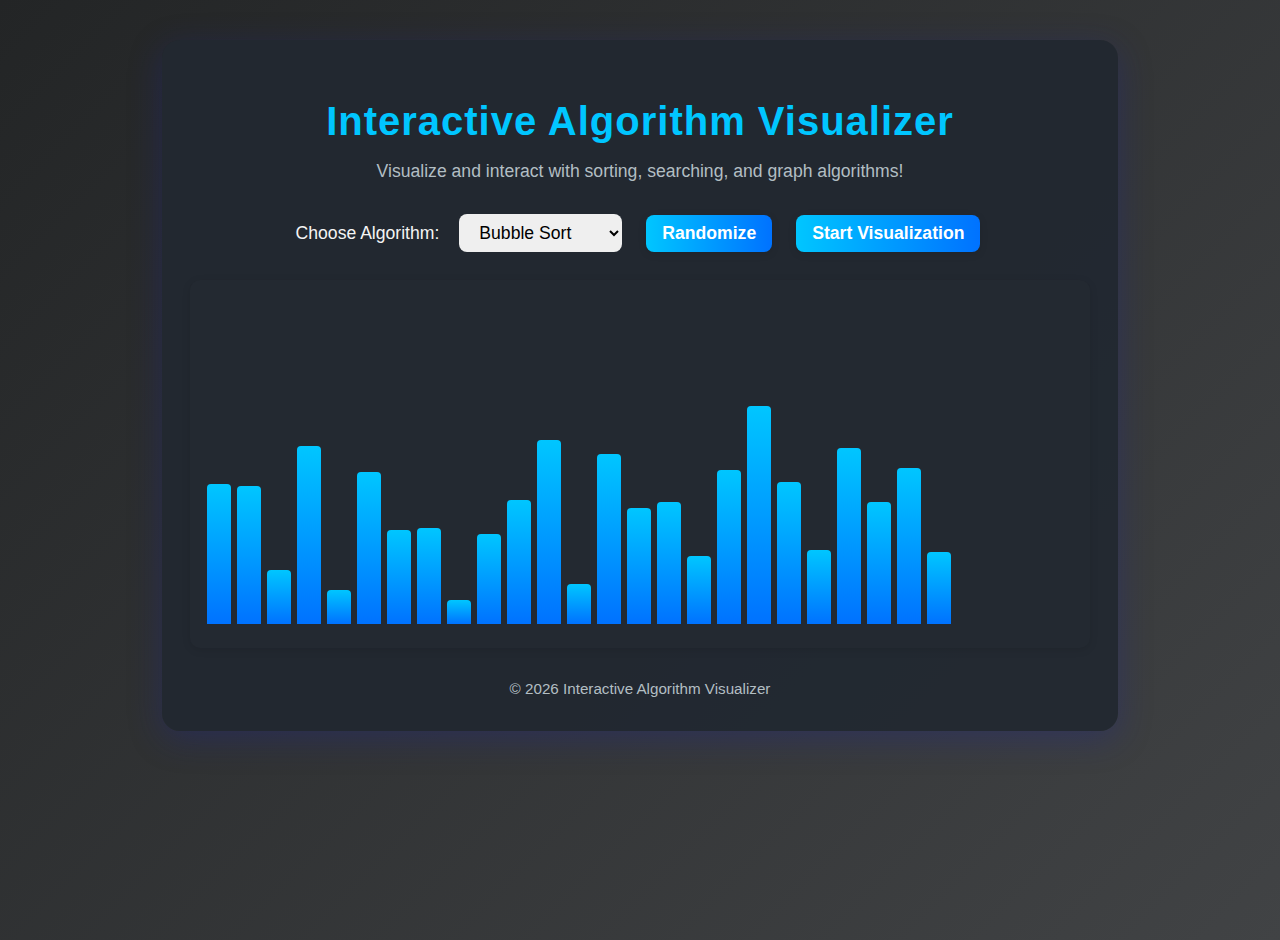
<file: algorithm-visualizer/index.html>
<!DOCTYPE html>
<html lang="en">
<head>
    <meta charset="UTF-8">
    <meta name="viewport" content="width=device-width, initial-scale=1.0">
    <title>Interactive Algorithm Visualizer</title>
    <link rel="stylesheet" href="style.css">
</head>
<body>
    <div class="container">
        <header>
            <h1>Interactive Algorithm Visualizer</h1>
            <p>Visualize and interact with sorting, searching, and graph algorithms!</p>
        </header>
        <main>
            <section class="controls">
                <label for="algorithm">Choose Algorithm:</label>
                <select id="algorithm">
                    <option value="bubble">Bubble Sort</option>
                    <option value="selection">Selection Sort</option>
                    <option value="insertion">Insertion Sort</option>
                    <option value="linear">Linear Search</option>
                    <option value="binary">Binary Search</option>
                </select>
                <button id="randomize">Randomize</button>
                <button id="start">Start Visualization</button>
            </section>
            <section class="visualization">
                <div id="visualizer"></div>
            </section>
        </main>
        <footer>
            <p>&copy; 2026 Interactive Algorithm Visualizer</p>
        </footer>
    </div>
    <script src="app.js"></script>
</body>
</html>
</file>
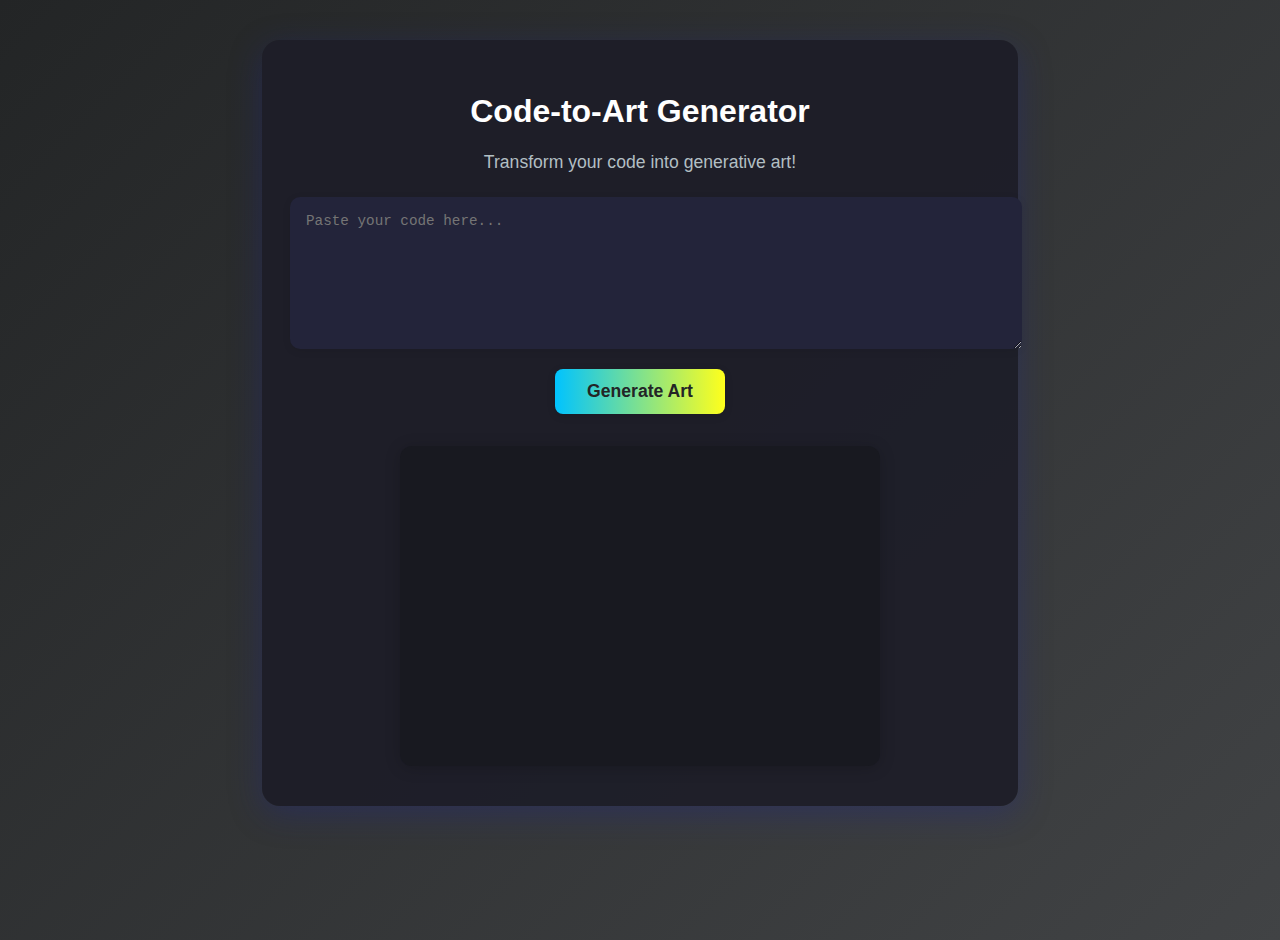
<file: code-to-art-generator/index.html>
<!DOCTYPE html>
<html lang="en">
<head>
    <meta charset="UTF-8">
    <meta name="viewport" content="width=device-width, initial-scale=1.0">
    <title>Code-to-Art Generator</title>
    <link rel="stylesheet" href="style.css">
</head>
<body>
    <div class="container">
        <h1>Code-to-Art Generator</h1>
        <p class="subtitle">Transform your code into generative art!</p>
        <div class="input-section">
            <textarea id="codeInput" placeholder="Paste your code here..."></textarea>
            <button id="generateBtn">Generate Art</button>
        </div>
        <div class="art-section">
            <canvas id="artCanvas"></canvas>
        </div>
    </div>
    <script src="app.js"></script>
</body>
</html>
</file>
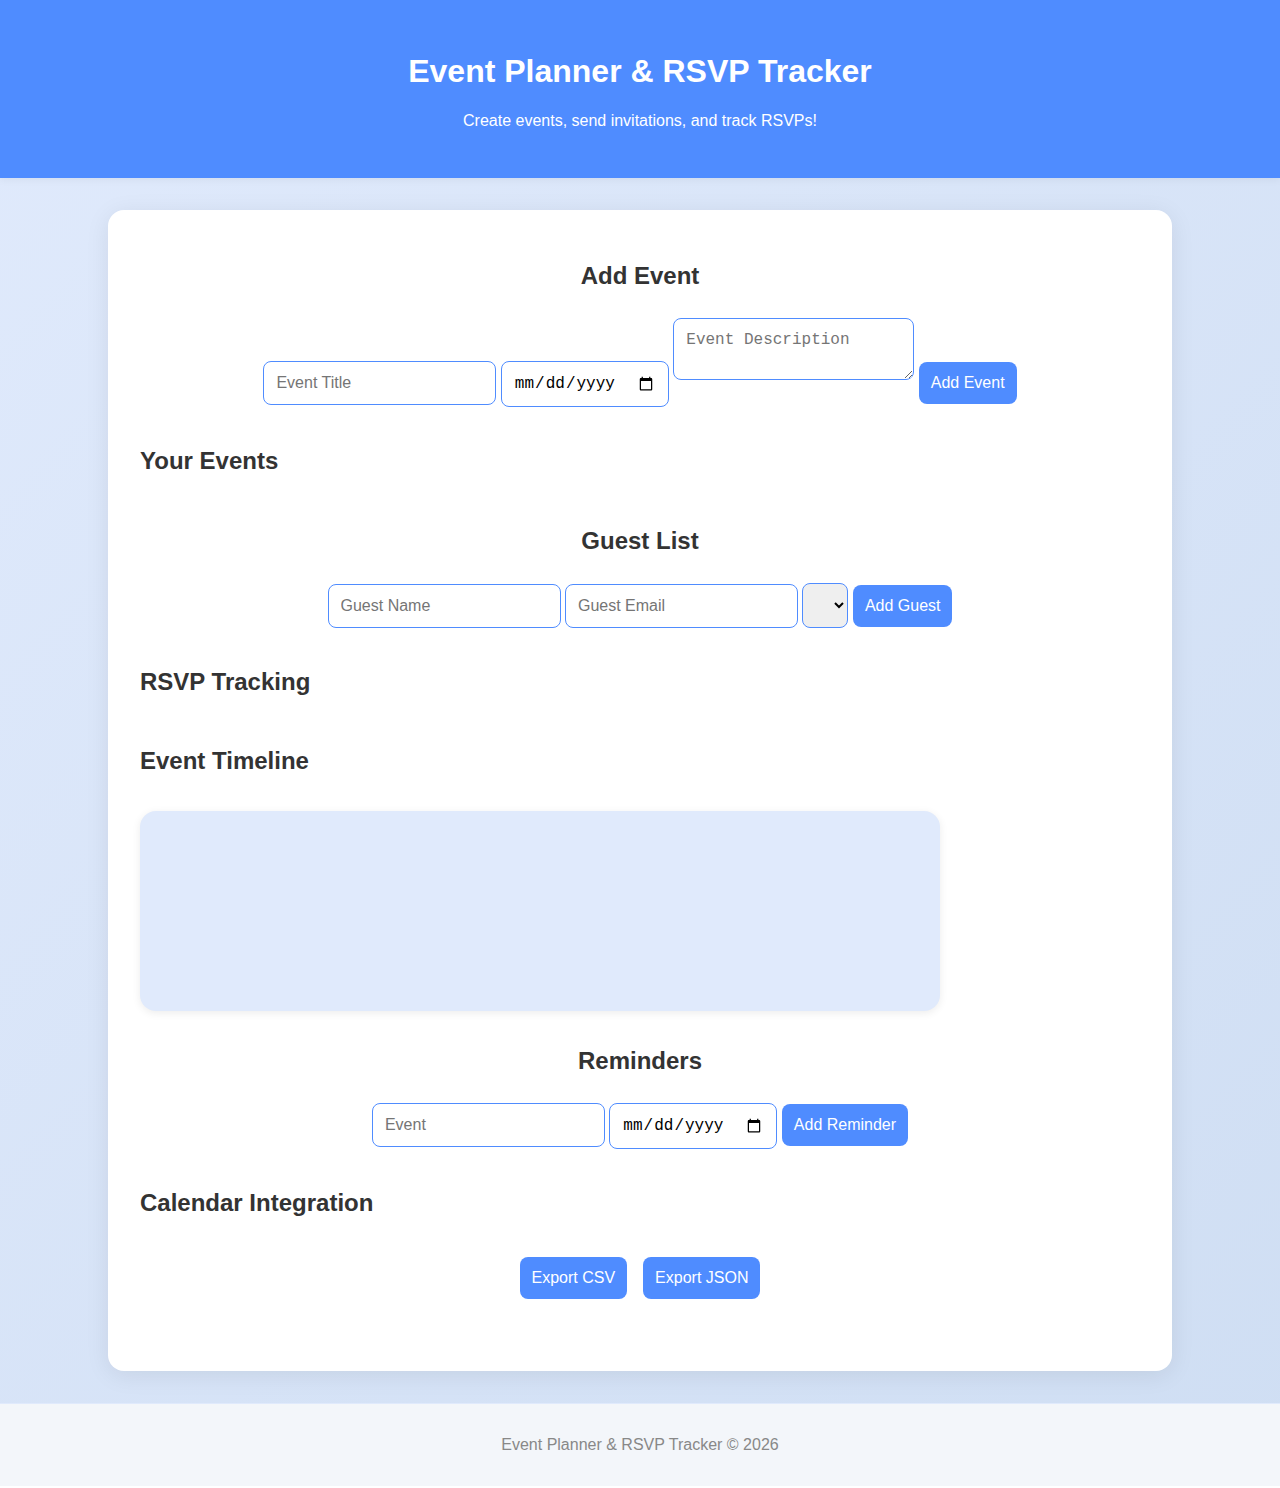
<file: event-planner-rsvp-tracker/index.html>
<!DOCTYPE html>
<html lang="en">
<head>
    <meta charset="UTF-8">
    <meta name="viewport" content="width=device-width, initial-scale=1.0">
    <title>Event Planner & RSVP Tracker</title>
    <link rel="stylesheet" href="style.css">
</head>
<body>
    <header>
        <h1>Event Planner & RSVP Tracker</h1>
        <p>Create events, send invitations, and track RSVPs!</p>
    </header>
    <main>
        <section class="add-event">
            <h2>Add Event</h2>
            <input type="text" id="event-title" placeholder="Event Title">
            <input type="date" id="event-date">
            <textarea id="event-desc" placeholder="Event Description"></textarea>
            <button id="add-event-btn">Add Event</button>
        </section>
        <section class="event-list">
            <h2>Your Events</h2>
            <div id="events"></div>
        </section>
        <section class="guest-list">
            <h2>Guest List</h2>
            <input type="text" id="guest-name" placeholder="Guest Name">
            <input type="email" id="guest-email" placeholder="Guest Email">
            <select id="event-select"></select>
            <button id="add-guest-btn">Add Guest</button>
            <div id="guests"></div>
        </section>
        <section class="rsvp-tracking">
            <h2>RSVP Tracking</h2>
            <div id="rsvps"></div>
        </section>
        <section class="event-timeline">
            <h2>Event Timeline</h2>
            <canvas id="timeline-canvas" width="800" height="200"></canvas>
        </section>
        <section class="reminders">
            <h2>Reminders</h2>
            <input type="text" id="reminder-event" placeholder="Event">
            <input type="date" id="reminder-date">
            <button id="add-reminder-btn">Add Reminder</button>
            <div id="reminders-list"></div>
        </section>
        <section class="calendar-view">
            <h2>Calendar Integration</h2>
            <div id="calendar-view"></div>
        </section>
        <div class="actions">
            <button id="export-csv-btn">Export CSV</button>
            <button id="export-json-btn">Export JSON</button>
        </div>
    </main>
    <footer>
        <p>Event Planner & RSVP Tracker &copy; 2026</p>
    </footer>
    <script src="app.js"></script>
</body>
</html>
</file>
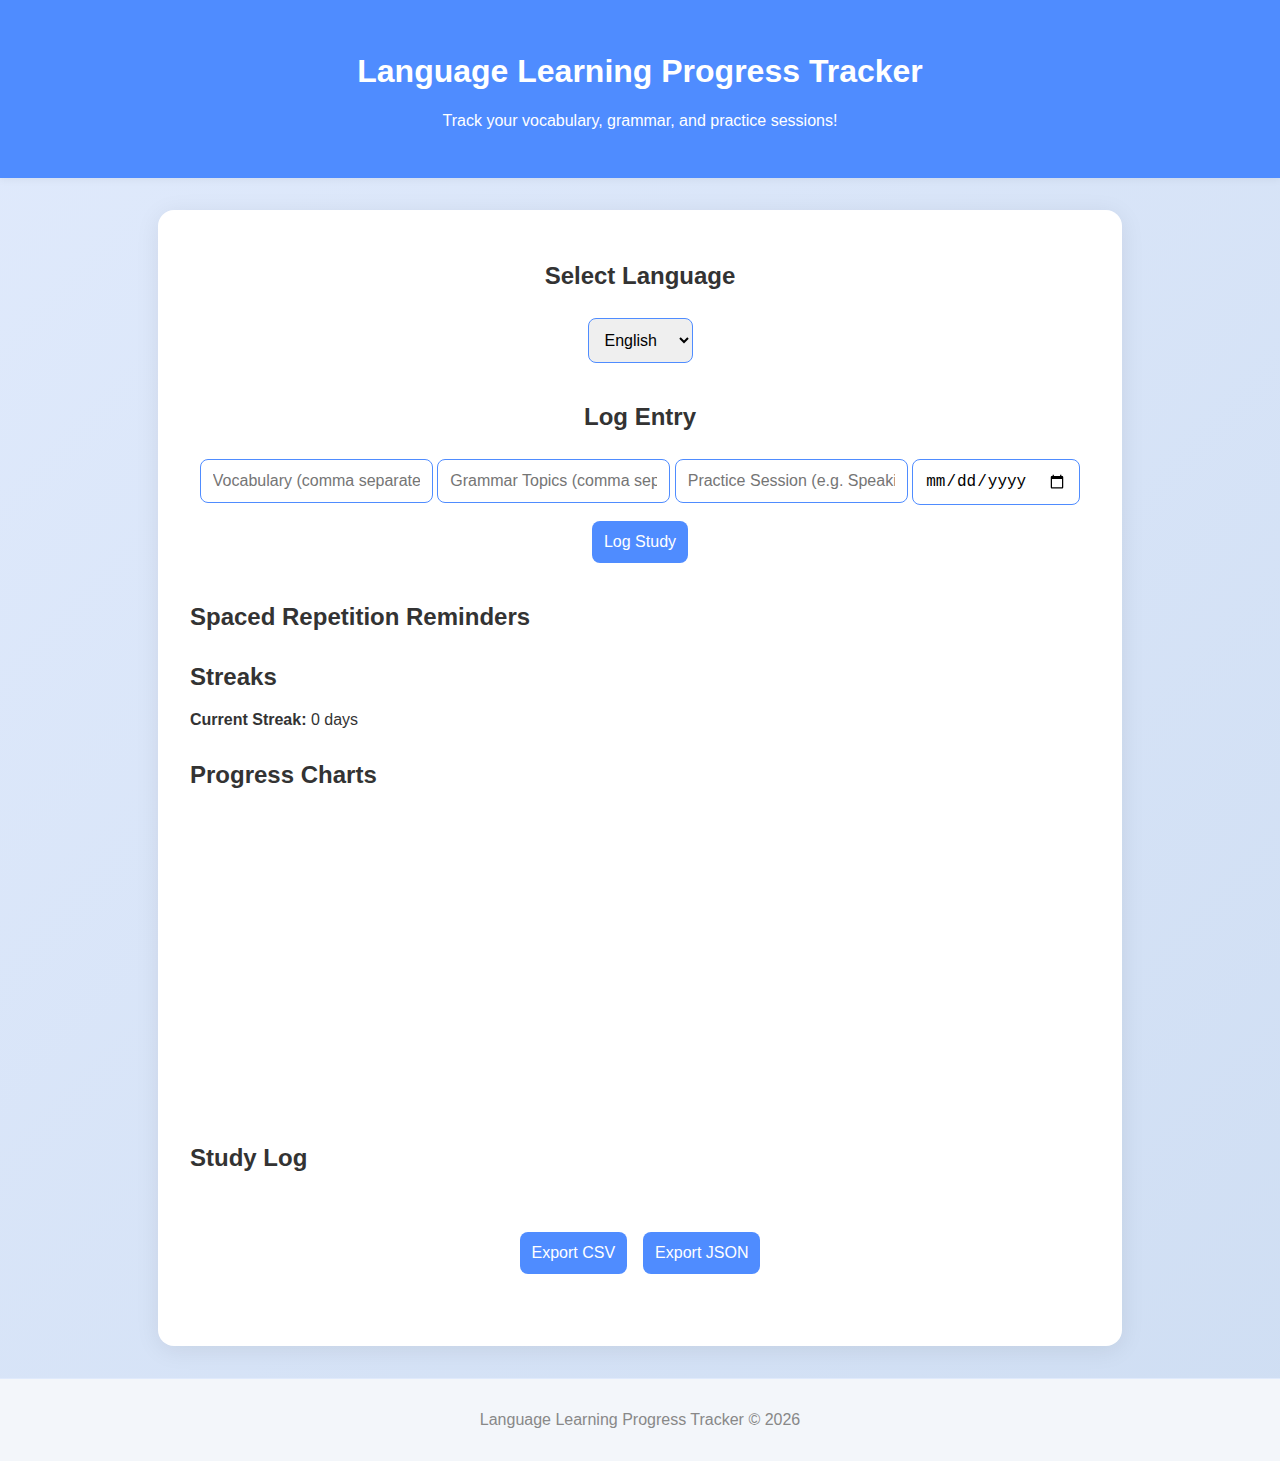
<file: language-learning-progress/index.html>
<!DOCTYPE html>
<html lang="en">
<head>
    <meta charset="UTF-8">
    <meta name="viewport" content="width=device-width, initial-scale=1.0">
    <title>Language Learning Progress Tracker</title>
    <link rel="stylesheet" href="style.css">
</head>
<body>
    <header>
        <h1>Language Learning Progress Tracker</h1>
        <p>Track your vocabulary, grammar, and practice sessions!</p>
    </header>
    <main>
        <section class="language-select">
            <h2>Select Language</h2>
            <select id="language-dropdown">
                <option value="English">English</option>
                <option value="Spanish">Spanish</option>
                <option value="French">French</option>
                <option value="German">German</option>
                <option value="Chinese">Chinese</option>
                <option value="Other">Other</option>
            </select>
        </section>
        <section class="log-entry">
            <h2>Log Entry</h2>
            <input type="text" id="vocab-input" placeholder="Vocabulary (comma separated)">
            <input type="text" id="grammar-input" placeholder="Grammar Topics (comma separated)">
            <input type="text" id="practice-input" placeholder="Practice Session (e.g. Speaking, Listening)">
            <input type="date" id="entry-date">
            <button id="log-btn">Log Study</button>
        </section>
        <section class="spaced-repetition">
            <h2>Spaced Repetition Reminders</h2>
            <div id="repetition-reminders"></div>
        </section>
        <section class="streaks">
            <h2>Streaks</h2>
            <div id="streak-info"></div>
        </section>
        <section class="progress-charts">
            <h2>Progress Charts</h2>
            <canvas id="progress-chart" width="600" height="300"></canvas>
        </section>
        <section class="study-log">
            <h2>Study Log</h2>
            <div id="study-log"></div>
        </section>
        <div class="actions">
            <button id="export-csv-btn">Export CSV</button>
            <button id="export-json-btn">Export JSON</button>
        </div>
    </main>
    <footer>
        <p>Language Learning Progress Tracker &copy; 2026</p>
    </footer>
    <script src="app.js"></script>
</body>
</html>
</file>
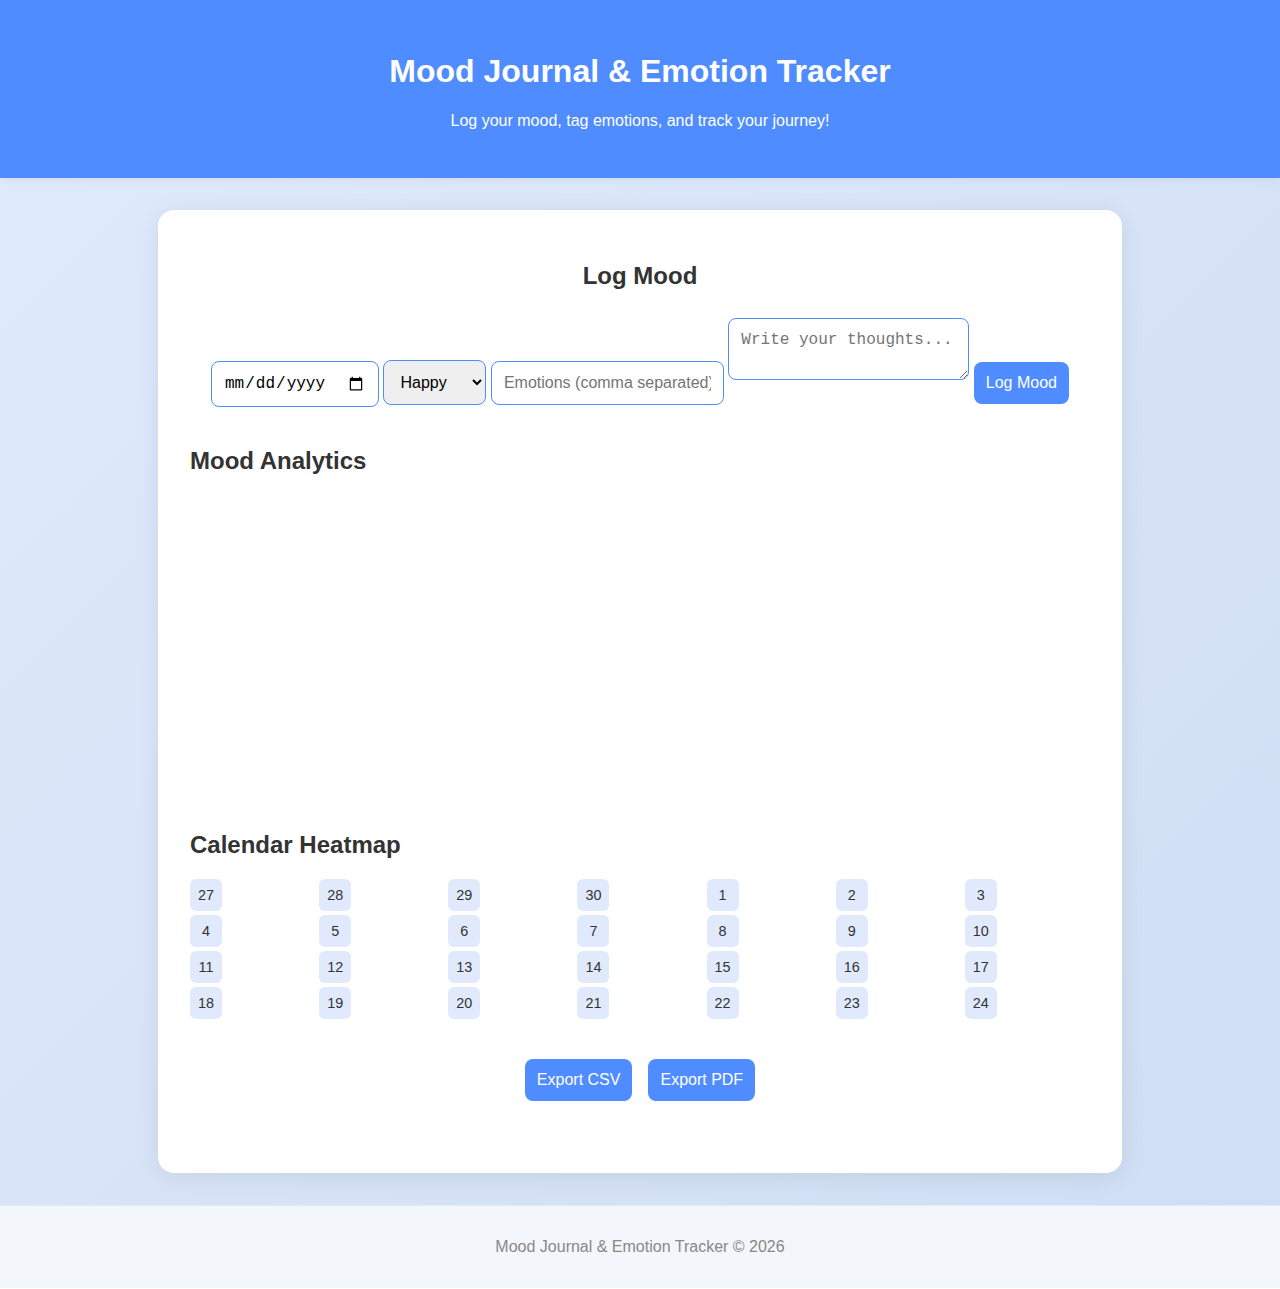
<file: mood-journal-emotion-tracker/index.html>
<!DOCTYPE html>
<html lang="en">
<head>
    <meta charset="UTF-8">
    <meta name="viewport" content="width=device-width, initial-scale=1.0">
    <title>Mood Journal & Emotion Tracker</title>
    <link rel="stylesheet" href="style.css">
</head>
<body>
    <header>
        <h1>Mood Journal & Emotion Tracker</h1>
        <p>Log your mood, tag emotions, and track your journey!</p>
    </header>
    <main>
        <section class="log-mood">
            <h2>Log Mood</h2>
            <input type="date" id="mood-date" value="">
            <select id="mood-select">
                <option value="happy">Happy</option>
                <option value="sad">Sad</option>
                <option value="angry">Angry</option>
                <option value="anxious">Anxious</option>
                <option value="calm">Calm</option>
                <option value="excited">Excited</option>
                <option value="tired">Tired</option>
            </select>
            <input type="text" id="emotion-tags" placeholder="Emotions (comma separated)">
            <textarea id="journal-entry" placeholder="Write your thoughts..."></textarea>
            <button id="log-btn">Log Mood</button>
        </section>
        <section class="analytics">
            <h2>Mood Analytics</h2>
            <div id="mood-analytics"></div>
            <canvas id="emotion-trends" width="600" height="300"></canvas>
        </section>
        <section class="calendar-heatmap">
            <h2>Calendar Heatmap</h2>
            <div id="heatmap"></div>
        </section>
        <div class="actions">
            <button id="export-csv-btn">Export CSV</button>
            <button id="export-pdf-btn">Export PDF</button>
        </div>
    </main>
    <footer>
        <p>Mood Journal & Emotion Tracker &copy; 2026</p>
    </footer>
    <script src="app.js"></script>
</body>
</html>
</file>
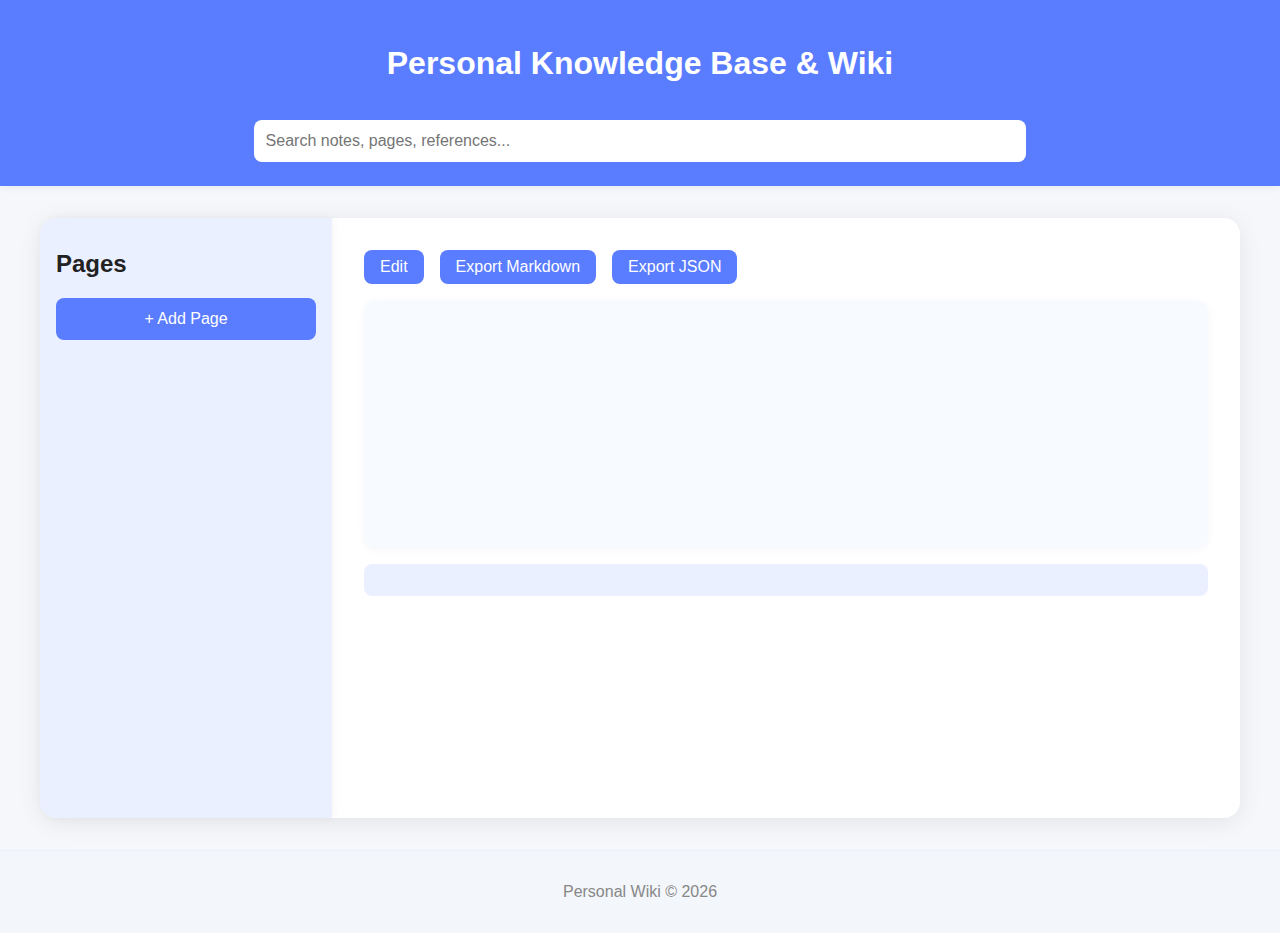
<file: personal-knowledge-base-wiki/index.html>
<!DOCTYPE html>
<html lang="en">
<head>
    <meta charset="UTF-8">
    <meta name="viewport" content="width=device-width, initial-scale=1.0">
    <title>Personal Knowledge Base & Wiki</title>
    <link rel="stylesheet" href="style.css">
</head>
<body>
    <header>
        <h1>Personal Knowledge Base & Wiki</h1>
        <input type="text" id="search-input" placeholder="Search notes, pages, references...">
    </header>
    <main>
        <aside class="sidebar">
            <h2>Pages</h2>
            <div id="page-tree"></div>
            <button id="add-page-btn">+ Add Page</button>
        </aside>
        <section class="content">
            <div id="page-controls">
                <button id="edit-page-btn">Edit</button>
                <button id="export-md-btn">Export Markdown</button>
                <button id="export-json-btn">Export JSON</button>
            </div>
            <div id="page-view"></div>
            <div id="backlinks"></div>
        </section>
    </main>
    <div id="modal" class="modal hidden">
        <div class="modal-content">
            <h2>Edit Page</h2>
            <input type="text" id="modal-page-title" placeholder="Page Title">
            <textarea id="modal-page-content" placeholder="Markdown Content"></textarea>
            <button id="save-page-btn">Save</button>
            <button id="close-modal-btn">Cancel</button>
        </div>
    </div>
    <footer>
        <p>Personal Wiki &copy; 2026</p>
    </footer>
    <script src="app.js"></script>
</body>
</html>
</file>
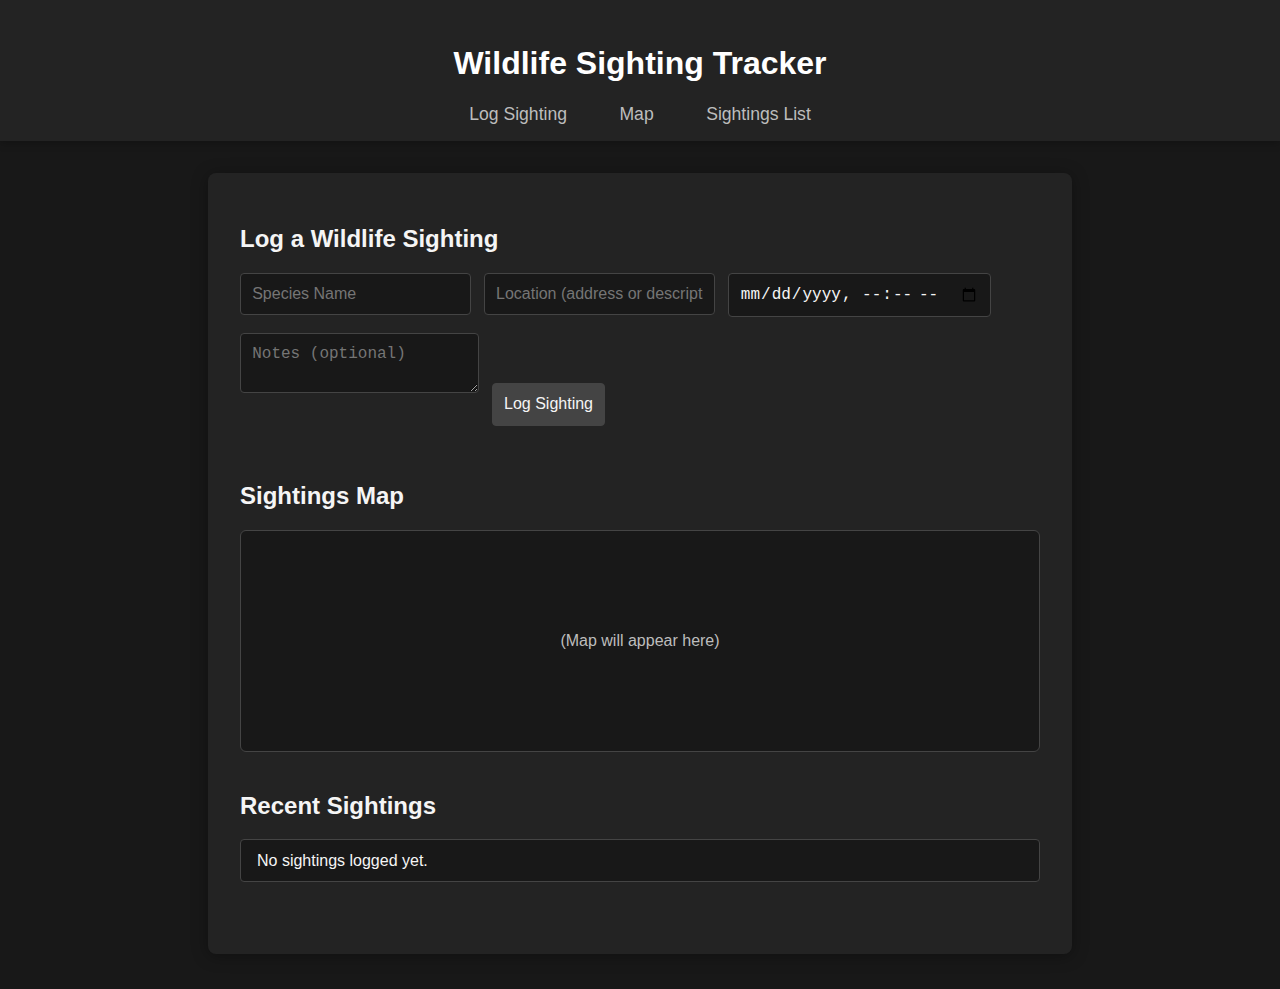
<file: community-renewable-energy-tracker/wildlife-sighting-tracker/index.html>
<!DOCTYPE html>
<html lang="en">
<head>
    <meta charset="UTF-8">
    <meta name="viewport" content="width=device-width, initial-scale=1.0">
    <title>Wildlife Sighting Tracker</title>
    <link rel="stylesheet" href="style.css">
</head>
<body>
    <header>
        <h1>Wildlife Sighting Tracker</h1>
        <nav>
            <a href="#log">Log Sighting</a>
            <a href="#map">Map</a>
            <a href="#list">Sightings List</a>
        </nav>
    </header>
    <main>
        <section id="log">
            <h2>Log a Wildlife Sighting</h2>
            <form id="sighting-form">
                <input type="text" id="species" placeholder="Species Name" required>
                <input type="text" id="location" placeholder="Location (address or description)" required>
                <input type="datetime-local" id="datetime" required>
                <textarea id="notes" placeholder="Notes (optional)"></textarea>
                <button type="submit">Log Sighting</button>
            </form>
        </section>
        <section id="map">
            <h2>Sightings Map</h2>
            <div id="map-container">(Map will appear here)</div>
        </section>
        <section id="list">
            <h2>Recent Sightings</h2>
            <ul id="sightings-list"></ul>
        </section>
    </main>
    <script src="app.js"></script>
</body>
</html>
</file>
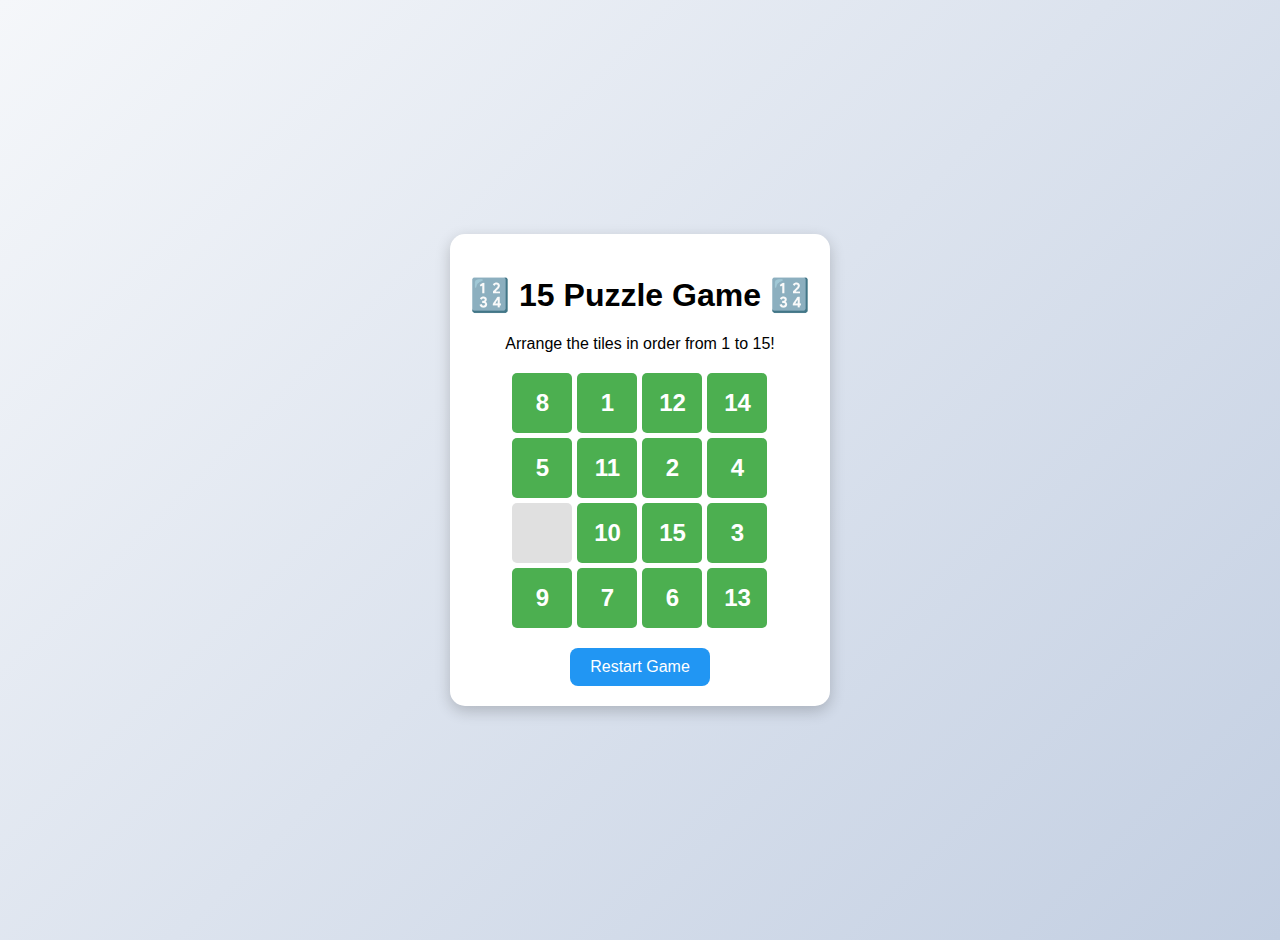
<file: projects/15 Sliding Puzzle/index.html>
<!DOCTYPE html>
<html lang="en">
<head>
  <meta charset="UTF-8">
  <meta name="viewport" content="width=device-width, initial-scale=1.0">
  <title>15 Puzzle Game</title>
  <link rel="stylesheet" href="style.css">
</head>
<body>
  <div class="container">
    <h1>🔢 15 Puzzle Game 🔢</h1>
    <p>Arrange the tiles in order from 1 to 15!</p>
    <div id="puzzle" class="puzzle"></div>
    <h2 id="message"></h2>
    <button id="restart">Restart Game</button>
  </div>

  <script src="script.js"></script>
</body>
</html>
</file>
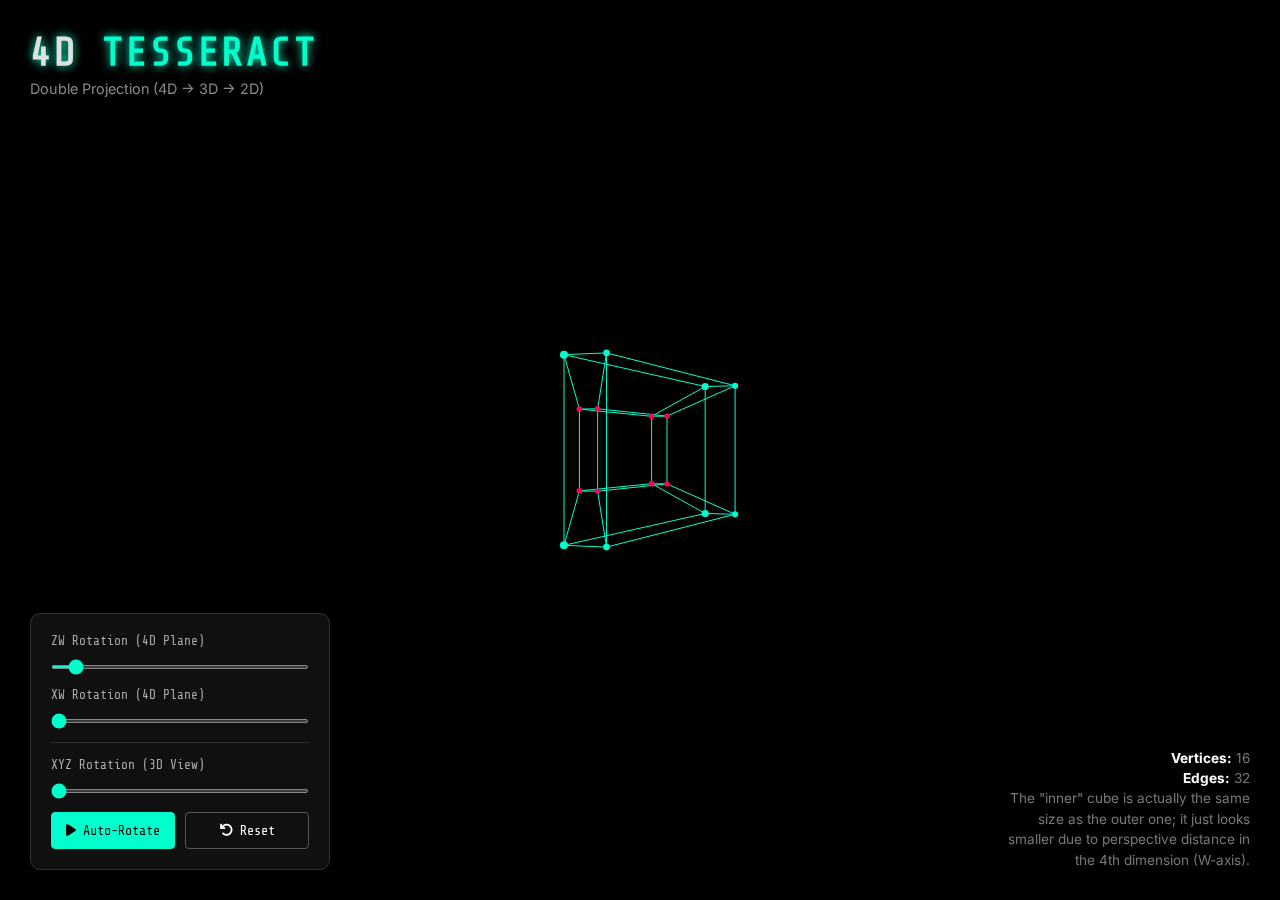
<file: projects/4D-Hypercube-Rotator/index.html>
<!DOCTYPE html>
<html lang="en">
<head>
    <meta charset="UTF-8">
    <meta name="viewport" content="width=device-width, initial-scale=1.0">
    <title>4D Hypercube Rotator</title>
    <link rel="stylesheet" href="style.css">
    <link rel="stylesheet" href="https://cdnjs.cloudflare.com/ajax/libs/font-awesome/6.4.0/css/all.min.css">
    <link href="https://fonts.googleapis.com/css2?family=Share+Tech+Mono&family=Inter:wght@400;600&display=swap" rel="stylesheet">
</head>
<body>
    <div class="app-container">
        <canvas id="viz-canvas"></canvas>

        <div class="ui-layer">
            <header>
                <h1>4D <span class="highlight">TESSERACT</span></h1>
                <p>Double Projection (4D &rarr; 3D &rarr; 2D)</p>
            </header>

            <div class="controls">
                <div class="control-group">
                    <label>ZW Rotation (4D Plane)</label>
                    <input type="range" id="angle-zw" min="0" max="6.28" step="0.01" value="0">
                </div>
                <div class="control-group">
                    <label>XW Rotation (4D Plane)</label>
                    <input type="range" id="angle-xw" min="0" max="6.28" step="0.01" value="0">
                </div>
                
                <div class="divider"></div>

                <div class="control-group">
                    <label>XYZ Rotation (3D View)</label>
                    <input type="range" id="angle-xyz" min="0" max="6.28" step="0.01" value="0">
                </div>

                <div class="toggle-group">
                    <button class="btn active" id="btn-auto">
                        <i class="fas fa-play"></i> Auto-Rotate
                    </button>
                    <button class="btn" id="btn-reset">
                        <i class="fas fa-undo"></i> Reset
                    </button>
                </div>
            </div>

            <div class="info-box">
                <p><strong>Vertices:</strong> 16</p>
                <p><strong>Edges:</strong> 32</p>
                <p>The "inner" cube is actually the same size as the outer one; it just looks smaller due to perspective distance in the 4th dimension (W-axis).</p>
            </div>
        </div>
    </div>

    <script src="script.js"></script>
</body>
</html>
</file>
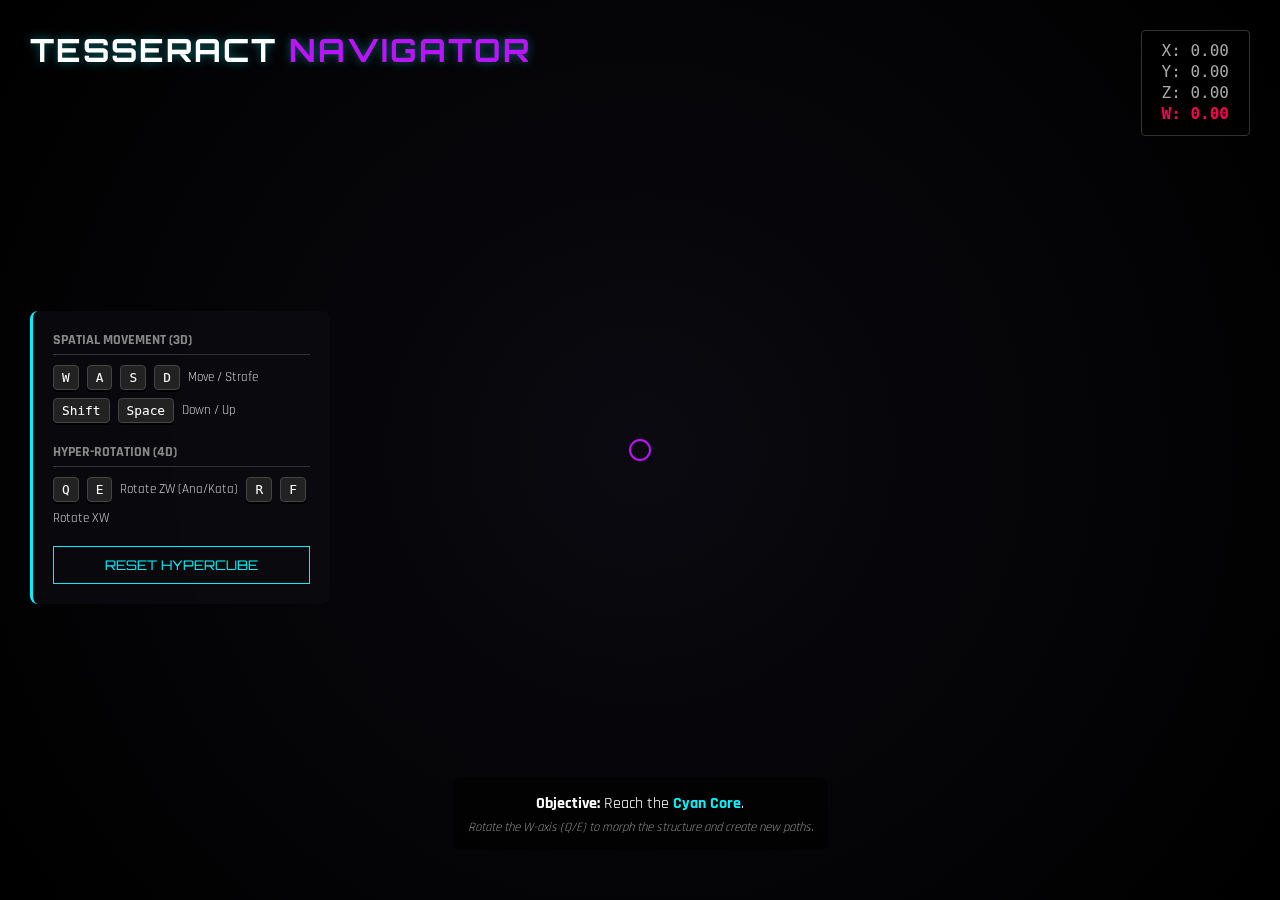
<file: projects/4D-Maze-Runner/index.html>
<!DOCTYPE html>
<html lang="en">
<head>
    <meta charset="UTF-8">
    <meta name="viewport" content="width=device-width, initial-scale=1.0">
    <title>4D Maze Runner | Tesseract Navigator</title>
    <link rel="stylesheet" href="style.css">
    <link rel="stylesheet" href="https://cdnjs.cloudflare.com/ajax/libs/font-awesome/6.4.0/css/all.min.css">
    <link href="https://fonts.googleapis.com/css2?family=Orbitron:wght@400;700&family=Rajdhani:wght@400;600&display=swap" rel="stylesheet">
</head>
<body>
    <div class="app-container">
        <canvas id="hyper-canvas"></canvas>

        <div class="ui-layer">
            <header>
                <h1>TESSERACT <span class="highlight">NAVIGATOR</span></h1>
                <div class="status-panel">
                    <div class="coord">
                        <span>X: <span id="val-x">0.00</span></span>
                        <span>Y: <span id="val-y">0.00</span></span>
                        <span>Z: <span id="val-z">0.00</span></span>
                        <span class="w-axis">W: <span id="val-w">0.00</span></span>
                    </div>
                </div>
            </header>

            <div class="controls-overlay">
                <div class="control-group">
                    <h3>Spatial Movement (3D)</h3>
                    <div class="key-grid">
                        <div class="key">W</div><div class="key">A</div><div class="key">S</div><div class="key">D</div>
                        <span>Move / Strafe</span>
                        <div class="key">Shift</div><div class="key">Space</div>
                        <span>Down / Up</span>
                    </div>
                </div>
                
                <div class="control-group">
                    <h3 class="highlight">Hyper-Rotation (4D)</h3>
                    <div class="key-grid">
                        <div class="key">Q</div><div class="key">E</div>
                        <span>Rotate ZW (Ana/Kata)</span>
                        <div class="key">R</div><div class="key">F</div>
                        <span>Rotate XW</span>
                    </div>
                </div>

                <button class="btn primary" id="btn-reset">Reset Hypercube</button>
            </div>

            <div class="objective-box">
                <p><strong>Objective:</strong> Reach the <span class="target-text">Cyan Core</span>.</p>
                <p class="hint">Rotate the W-axis (Q/E) to morph the structure and create new paths.</p>
            </div>
        </div>
    </div>

    <script src="script.js"></script>
</body>
</html>
</file>
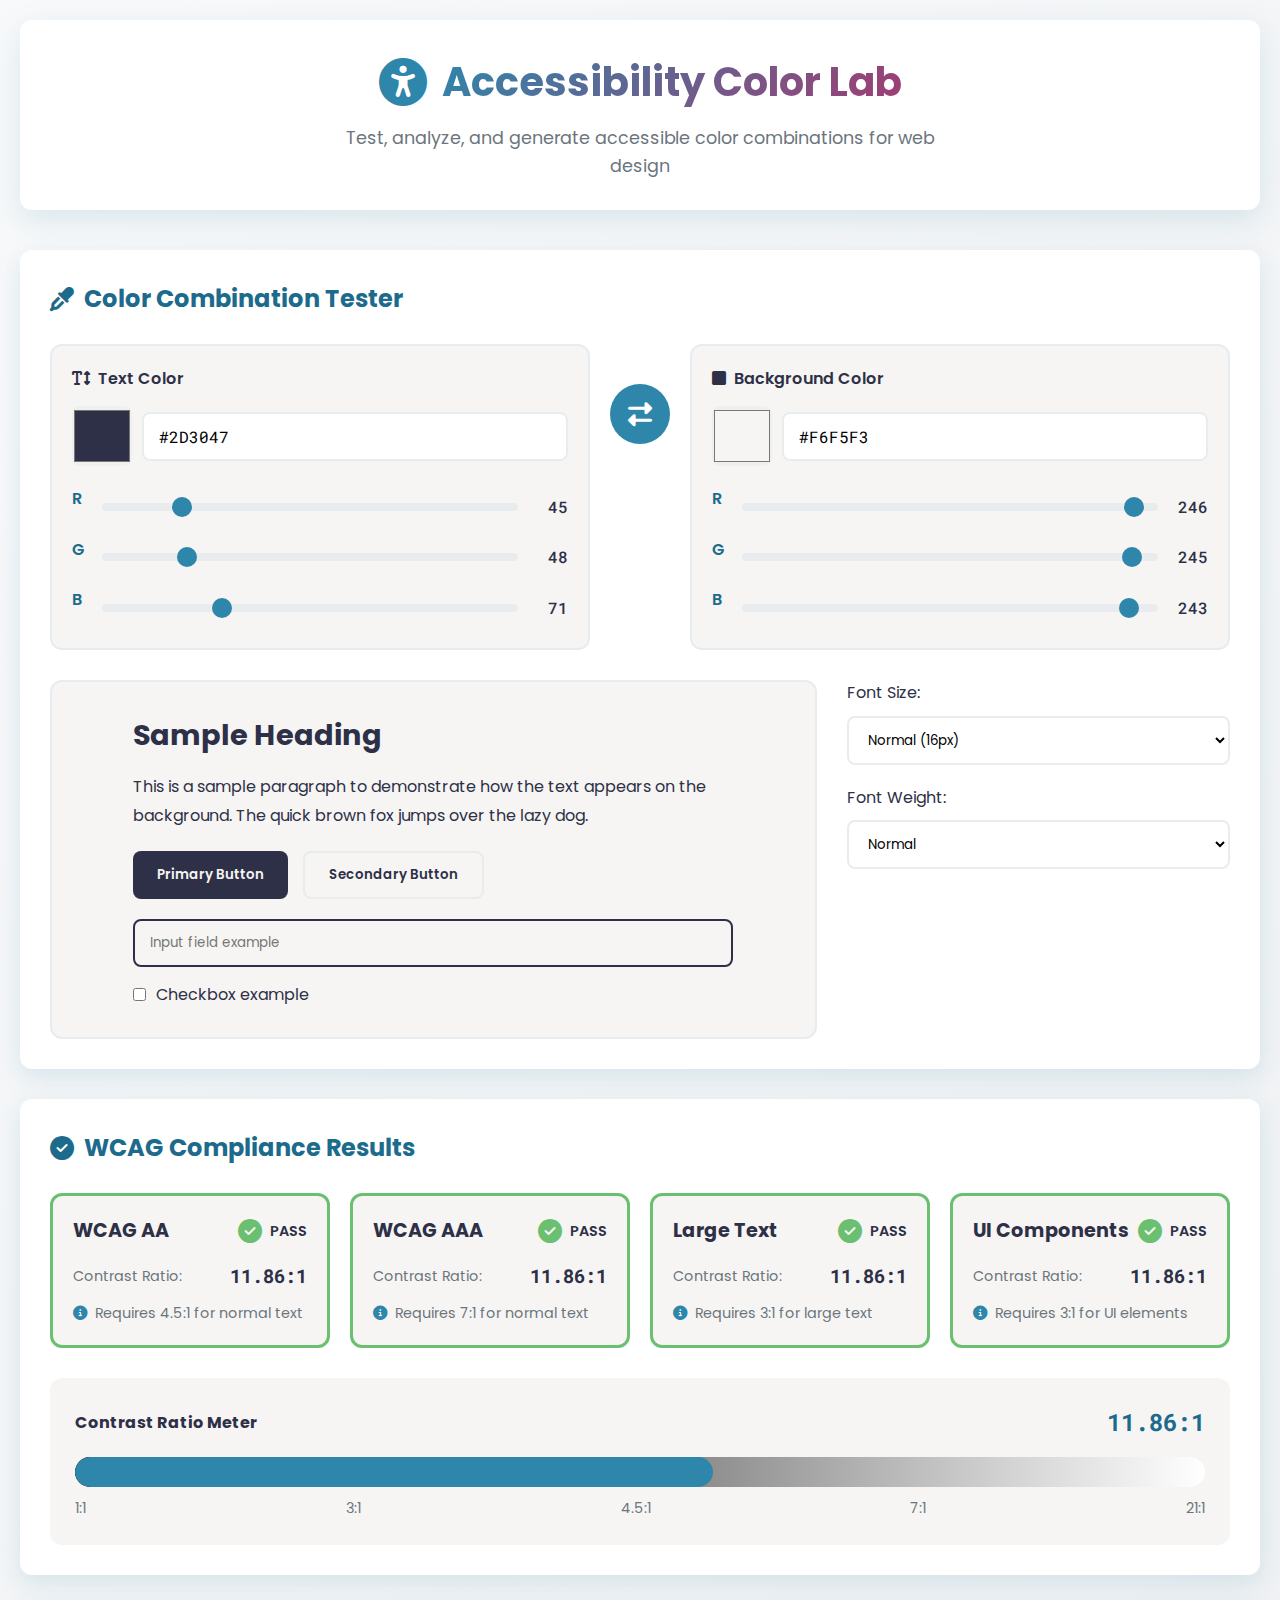
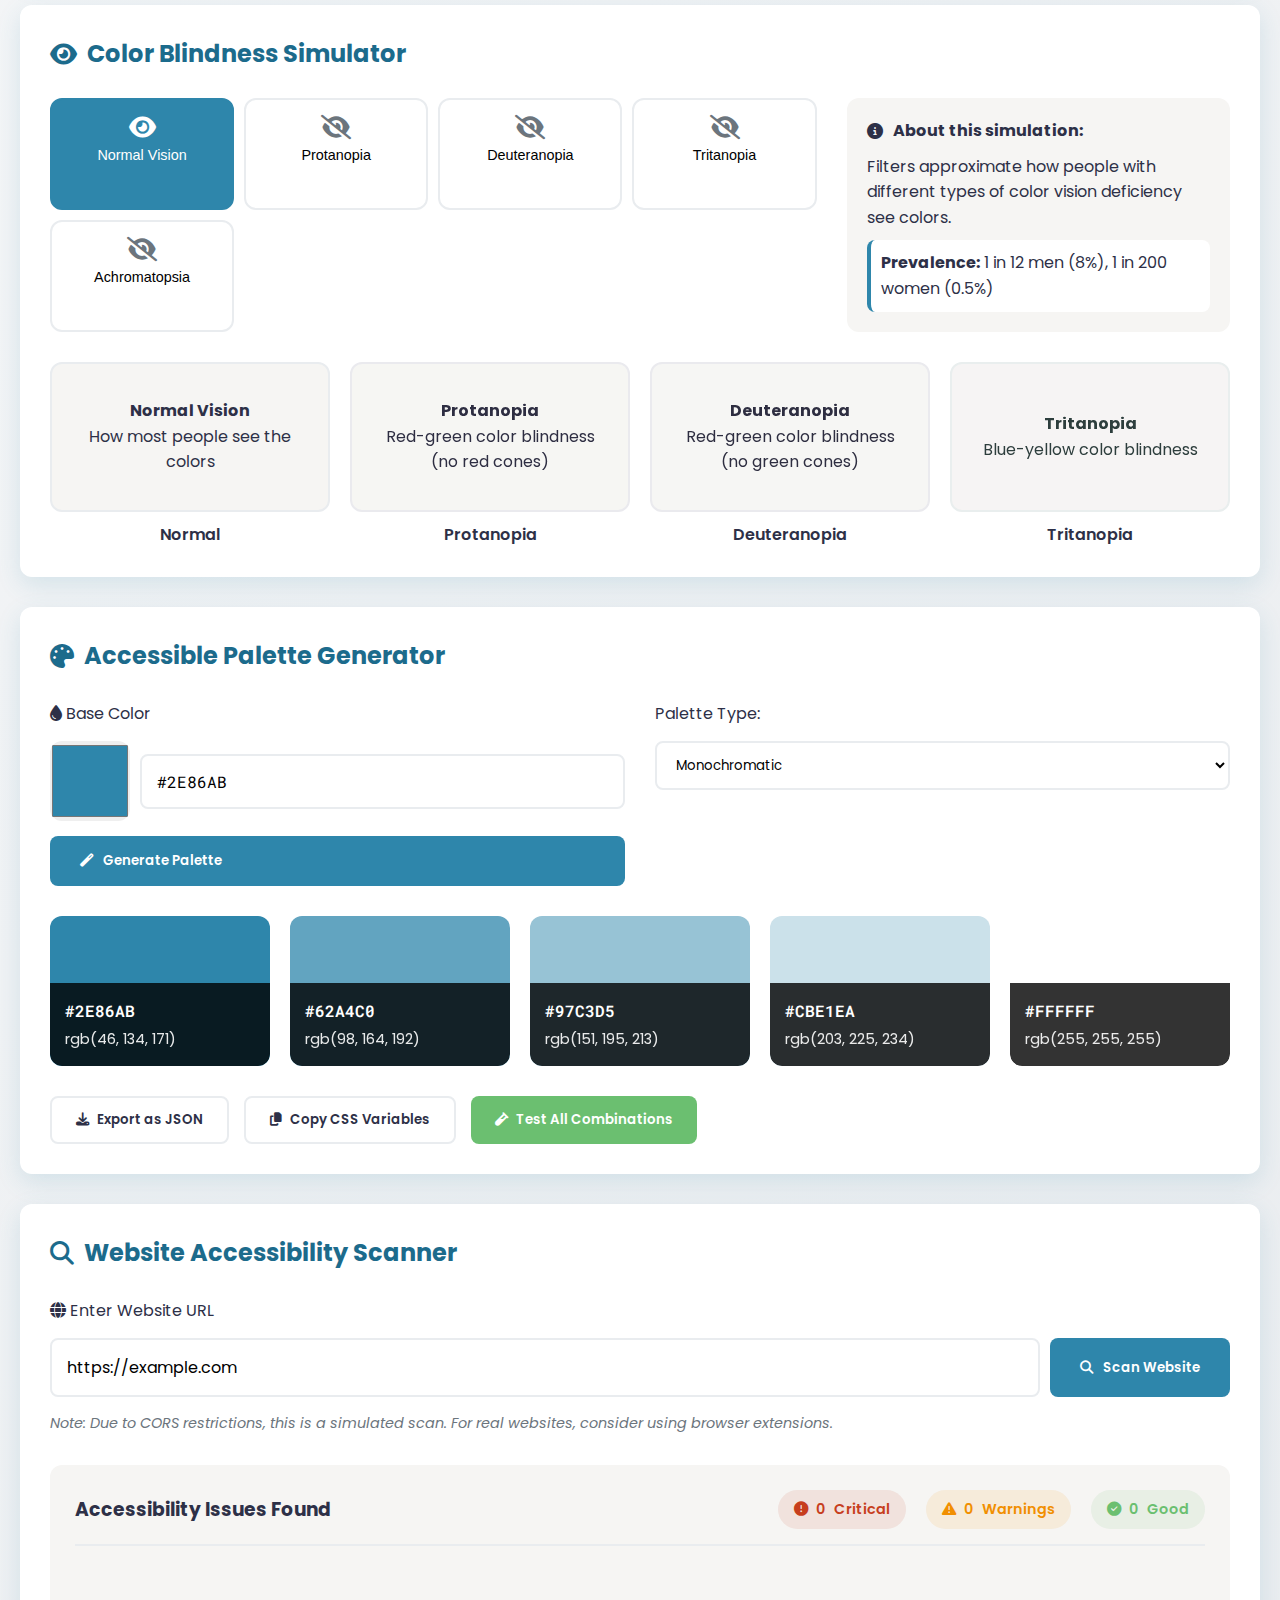
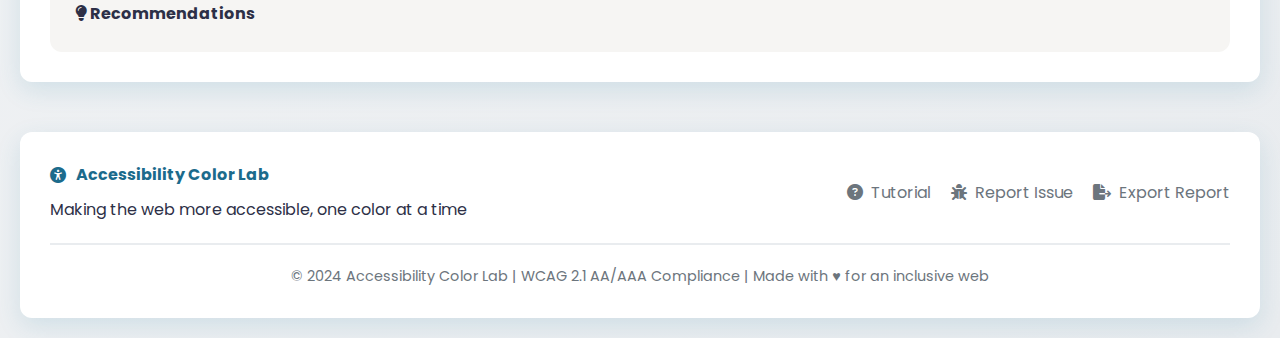
<file: projects/AccessibilityColorLab/index.html>
<!DOCTYPE html>
<html lang="en">
<head>
    <meta charset="UTF-8">
    <meta name="viewport" content="width=device-width, initial-scale=1.0">
    <title>🎨 Accessibility Color Lab</title>
    <link rel="stylesheet" href="styles.css">
    <link rel="stylesheet" href="https://cdnjs.cloudflare.com/ajax/libs/font-awesome/6.4.0/css/all.min.css">
    <link href="https://fonts.googleapis.com/css2?family=Poppins:wght@300;400;500;600;700&display=swap" rel="stylesheet">
    <link href="https://fonts.googleapis.com/css2?family=Roboto+Mono:wght@400;500&display=swap" rel="stylesheet">
</head>
<body>
    <div class="container">
        <!-- Header -->
        <header class="header">
            <div class="logo">
                <i class="fas fa-universal-access"></i>
                <h1>Accessibility Color Lab</h1>
            </div>
            <p class="subtitle">Test, analyze, and generate accessible color combinations for web design</p>
        </header>

        <main class="main-content">
            <!-- Color Picker Section -->
            <section class="section color-picker-section">
                <h2><i class="fas fa-eyedropper"></i> Color Combination Tester</h2>
                <div class="color-test-area">
                    <div class="color-controls">
                        <div class="color-input-group">
                            <label for="foregroundColor">
                                <i class="fas fa-text-height"></i> Text Color
                            </label>
                            <div class="color-picker-wrapper">
                                <input type="color" id="foregroundColor" value="#2D3047">
                                <input type="text" id="foregroundHex" value="#2D3047" maxlength="7">
                            </div>
                            <div class="color-sliders">
                                <div class="slider-group">
                                    <label>R</label>
                                    <input type="range" id="foregroundR" min="0" max="255" value="45">
                                    <span id="foregroundRValue">45</span>
                                </div>
                                <div class="slider-group">
                                    <label>G</label>
                                    <input type="range" id="foregroundG" min="0" max="255" value="48">
                                    <span id="foregroundGValue">48</span>
                                </div>
                                <div class="slider-group">
                                    <label>B</label>
                                    <input type="range" id="foregroundB" min="0" max="255" value="71">
                                    <span id="foregroundBValue">71</span>
                                </div>
                            </div>
                        </div>

                        <div class="swap-colors">
                            <button id="swapColors" class="btn-icon">
                                <i class="fas fa-exchange-alt"></i>
                            </button>
                        </div>

                        <div class="color-input-group">
                            <label for="backgroundColor">
                                <i class="fas fa-square"></i> Background Color
                            </label>
                            <div class="color-picker-wrapper">
                                <input type="color" id="backgroundColor" value="#F6F5F3">
                                <input type="text" id="backgroundHex" value="#F6F5F3" maxlength="7">
                            </div>
                            <div class="color-sliders">
                                <div class="slider-group">
                                    <label>R</label>
                                    <input type="range" id="backgroundR" min="0" max="255" value="246">
                                    <span id="backgroundRValue">246</span>
                                </div>
                                <div class="slider-group">
                                    <label>G</label>
                                    <input type="range" id="backgroundG" min="0" max="255" value="245">
                                    <span id="backgroundGValue">245</span>
                                </div>
                                <div class="slider-group">
                                    <label>B</label>
                                    <input type="range" id="backgroundB" min="0" max="255" value="243">
                                    <span id="backgroundBValue">243</span>
                                </div>
                            </div>
                        </div>
                    </div>

                    <!-- Preview Area -->
                    <div class="preview-area">
                        <div class="preview-box" id="previewBox">
                            <div class="preview-content">
                                <h3>Sample Heading</h3>
                                <p>This is a sample paragraph to demonstrate how the text appears on the background. The quick brown fox jumps over the lazy dog.</p>
                                <div class="preview-buttons">
                                    <button class="preview-btn">Primary Button</button>
                                    <button class="preview-btn secondary">Secondary Button</button>
                                </div>
                                <div class="preview-form">
                                    <input type="text" placeholder="Input field example">
                                    <div class="preview-checkbox">
                                        <input type="checkbox" id="previewCheck">
                                        <label for="previewCheck">Checkbox example</label>
                                    </div>
                                </div>
                            </div>
                        </div>
                        
                        <div class="preview-controls">
                            <div class="font-size-control">
                                <label>Font Size:</label>
                                <select id="fontSize">
                                    <option value="14">Small (14px)</option>
                                    <option value="16" selected>Normal (16px)</option>
                                    <option value="18">Large (18px)</option>
                                    <option value="24">Extra Large (24px)</option>
                                </select>
                            </div>
                            <div class="font-weight-control">
                                <label>Font Weight:</label>
                                <select id="fontWeight">
                                    <option value="300">Light</option>
                                    <option value="400" selected>Normal</option>
                                    <option value="600">Semi-bold</option>
                                    <option value="700">Bold</option>
                                </select>
                            </div>
                        </div>
                    </div>
                </div>
            </section>

            <!-- WCAG Compliance Results -->
            <section class="section compliance-section">
                <h2><i class="fas fa-check-circle"></i> WCAG Compliance Results</h2>
                <div class="compliance-grid">
                    <div class="compliance-card" id="wcagAA">
                        <div class="compliance-header">
                            <h3>WCAG AA</h3>
                            <div class="compliance-status">
                                <i class="fas fa-times-circle fail"></i>
                                <span class="status-text">Fail</span>
                            </div>
                        </div>
                        <div class="compliance-details">
                            <div class="ratio-display">
                                <span class="ratio-label">Contrast Ratio:</span>
                                <span class="ratio-value" id="ratioAA">4.5:1</span>
                            </div>
                            <div class="requirement">
                                <i class="fas fa-info-circle"></i>
                                <span>Requires 4.5:1 for normal text</span>
                            </div>
                        </div>
                    </div>

                    <div class="compliance-card" id="wcagAAA">
                        <div class="compliance-header">
                            <h3>WCAG AAA</h3>
                            <div class="compliance-status">
                                <i class="fas fa-times-circle fail"></i>
                                <span class="status-text">Fail</span>
                            </div>
                        </div>
                        <div class="compliance-details">
                            <div class="ratio-display">
                                <span class="ratio-label">Contrast Ratio:</span>
                                <span class="ratio-value" id="ratioAAA">7:1</span>
                            </div>
                            <div class="requirement">
                                <i class="fas fa-info-circle"></i>
                                <span>Requires 7:1 for normal text</span>
                            </div>
                        </div>
                    </div>

                    <div class="compliance-card" id="wcagLarge">
                        <div class="compliance-header">
                            <h3>Large Text</h3>
                            <div class="compliance-status">
                                <i class="fas fa-check-circle pass"></i>
                                <span class="status-text">Pass</span>
                            </div>
                        </div>
                        <div class="compliance-details">
                            <div class="ratio-display">
                                <span class="ratio-label">Contrast Ratio:</span>
                                <span class="ratio-value" id="ratioLarge">3:1</span>
                            </div>
                            <div class="requirement">
                                <i class="fas fa-info-circle"></i>
                                <span>Requires 3:1 for large text</span>
                            </div>
                        </div>
                    </div>

                    <div class="compliance-card" id="wcagUI">
                        <div class="compliance-header">
                            <h3>UI Components</h3>
                            <div class="compliance-status">
                                <i class="fas fa-check-circle pass"></i>
                                <span class="status-text">Pass</span>
                            </div>
                        </div>
                        <div class="compliance-details">
                            <div class="ratio-display">
                                <span class="ratio-label">Contrast Ratio:</span>
                                <span class="ratio-value" id="ratioUI">3:1</span>
                            </div>
                            <div class="requirement">
                                <i class="fas fa-info-circle"></i>
                                <span>Requires 3:1 for UI elements</span>
                            </div>
                        </div>
                    </div>
                </div>

                <div class="contrast-meter">
                    <div class="meter-header">
                        <h4>Contrast Ratio Meter</h4>
                        <span class="meter-value" id="contrastValue">4.5:1</span>
                    </div>
                    <div class="meter-bar">
                        <div class="meter-fill" id="meterFill"></div>
                    </div>
                    <div class="meter-labels">
                        <span>1:1</span>
                        <span>3:1</span>
                        <span>4.5:1</span>
                        <span>7:1</span>
                        <span>21:1</span>
                    </div>
                </div>
            </section>

            <!-- Color Blindness Simulator -->
            <section class="section blindness-section">
                <h2><i class="fas fa-eye"></i> Color Blindness Simulator</h2>
                <div class="blindness-controls">
                    <div class="filter-buttons">
                        <button class="filter-btn active" data-filter="normal">
                            <i class="fas fa-eye"></i>
                            <span>Normal Vision</span>
                        </button>
                        <button class="filter-btn" data-filter="protanopia">
                            <i class="fas fa-eye-slash"></i>
                            <span>Protanopia</span>
                        </button>
                        <button class="filter-btn" data-filter="deuteranopia">
                            <i class="fas fa-eye-slash"></i>
                            <span>Deuteranopia</span>
                        </button>
                        <button class="filter-btn" data-filter="tritanopia">
                            <i class="fas fa-eye-slash"></i>
                            <span>Tritanopia</span>
                        </button>
                        <button class="filter-btn" data-filter="achromatopsia">
                            <i class="fas fa-eye-slash"></i>
                            <span>Achromatopsia</span>
                        </button>
                    </div>
                    
                    <div class="simulation-info">
                        <div class="info-card">
                            <h4><i class="fas fa-info-circle"></i> About this simulation:</h4>
                            <p>Filters approximate how people with different types of color vision deficiency see colors.</p>
                            <div class="prevalence">
                                <strong>Prevalence:</strong>
                                <span id="prevalenceText">1 in 12 men (8%), 1 in 200 women (0.5%)</span>
                            </div>
                        </div>
                    </div>
                </div>

                <div class="simulation-grid">
                    <div class="simulation-item">
                        <div class="simulation-preview" id="normalPreview">
                            <div class="simulation-content">
                                <h4>Normal Vision</h4>
                                <p>How most people see the colors</p>
                            </div>
                        </div>
                        <div class="simulation-label">Normal</div>
                    </div>
                    
                    <div class="simulation-item">
                        <div class="simulation-preview" id="protanopiaPreview">
                            <div class="simulation-content">
                                <h4>Protanopia</h4>
                                <p>Red-green color blindness (no red cones)</p>
                            </div>
                        </div>
                        <div class="simulation-label">Protanopia</div>
                    </div>
                    
                    <div class="simulation-item">
                        <div class="simulation-preview" id="deuteranopiaPreview">
                            <div class="simulation-content">
                                <h4>Deuteranopia</h4>
                                <p>Red-green color blindness (no green cones)</p>
                            </div>
                        </div>
                        <div class="simulation-label">Deuteranopia</div>
                    </div>
                    
                    <div class="simulation-item">
                        <div class="simulation-preview" id="tritanopiaPreview">
                            <div class="simulation-content">
                                <h4>Tritanopia</h4>
                                <p>Blue-yellow color blindness</p>
                            </div>
                        </div>
                        <div class="simulation-label">Tritanopia</div>
                    </div>
                </div>
            </section>

            <!-- Palette Generator -->
            <section class="section palette-section">
                <h2><i class="fas fa-palette"></i> Accessible Palette Generator</h2>
                <div class="palette-controls">
                    <div class="palette-input">
                        <label for="baseColorInput">
                            <i class="fas fa-tint"></i> Base Color
                        </label>
                        <div class="palette-picker">
                            <input type="color" id="baseColorInput" value="#2E86AB">
                            <input type="text" id="baseColorHex" value="#2E86AB" maxlength="7">
                        </div>
                        <button id="generatePalette" class="btn-primary">
                            <i class="fas fa-magic"></i> Generate Palette
                        </button>
                    </div>
                    
                    <div class="palette-options">
                        <label>Palette Type:</label>
                        <select id="paletteType">
                            <option value="monochromatic">Monochromatic</option>
                            <option value="analogous">Analogous</option>
                            <option value="complementary">Complementary</option>
                            <option value="triadic">Triadic</option>
                            <option value="tetradic">Tetradic</option>
                        </select>
                    </div>
                </div>

                <div class="palette-display" id="paletteDisplay">
                    <!-- Generated colors will appear here -->
                </div>

                <div class="palette-actions">
                    <button id="exportPalette" class="btn-secondary">
                        <i class="fas fa-download"></i> Export as JSON
                    </button>
                    <button id="copyPalette" class="btn-secondary">
                        <i class="fas fa-copy"></i> Copy CSS Variables
                    </button>
                    <button id="testAllCombinations" class="btn-success">
                        <i class="fas fa-vial"></i> Test All Combinations
                    </button>
                </div>
            </section>

            <!-- Website Scanner -->
            <section class="section scanner-section">
                <h2><i class="fas fa-search"></i> Website Accessibility Scanner</h2>
                <div class="scanner-controls">
                    <div class="url-input">
                        <label for="websiteUrl">
                            <i class="fas fa-globe"></i> Enter Website URL
                        </label>
                        <div class="input-with-button">
                            <input type="url" id="websiteUrl" 
                                   placeholder="https://example.com" 
                                   value="https://example.com">
                            <button id="scanWebsite" class="btn-primary">
                                <i class="fas fa-search"></i> Scan Website
                            </button>
                        </div>
                        <p class="hint">Note: Due to CORS restrictions, this is a simulated scan. For real websites, consider using browser extensions.</p>
                    </div>
                </div>

                <div class="scanner-results">
                    <div class="results-header">
                        <h3>Accessibility Issues Found</h3>
                        <div class="results-summary">
                            <span class="severity critical">
                                <i class="fas fa-exclamation-circle"></i>
                                <span id="criticalCount">0</span> Critical
                            </span>
                            <span class="severity warning">
                                <i class="fas fa-exclamation-triangle"></i>
                                <span id="warningCount">0</span> Warnings
                            </span>
                            <span class="severity good">
                                <i class="fas fa-check-circle"></i>
                                <span id="goodCount">0</span> Good
                            </span>
                        </div>
                    </div>

                    <div class="issues-list" id="issuesList">
                        <!-- Issues will be generated here -->
                    </div>

                    <div class="recommendations">
                        <h4><i class="fas fa-lightbulb"></i> Recommendations</h4>
                        <div class="recommendation-list" id="recommendationList">
                            <!-- Recommendations will be generated here -->
                        </div>
                    </div>
                </div>
            </section>
        </main>

        <!-- Footer -->
        <footer class="footer">
            <div class="footer-content">
                <div class="footer-info">
                    <h4><i class="fas fa-universal-access"></i> Accessibility Color Lab</h4>
                    <p>Making the web more accessible, one color at a time</p>
                </div>
                <div class="footer-links">
                    <a href="#" id="showTutorial">
                        <i class="fas fa-question-circle"></i> Tutorial
                    </a>
                    <a href="#" id="reportIssue">
                        <i class="fas fa-bug"></i> Report Issue
                    </a>
                    <a href="#" id="exportReport">
                        <i class="fas fa-file-export"></i> Export Report
                    </a>
                </div>
            </div>
            <div class="footer-copyright">
                <p>© 2024 Accessibility Color Lab | WCAG 2.1 AA/AAA Compliance | Made with ♥ for an inclusive web</p>
            </div>
        </footer>

        <!-- Tutorial Modal -->
        <div class="modal" id="tutorialModal">
            <div class="modal-content">
                <div class="modal-header">
                    <h3><i class="fas fa-graduation-cap"></i> How to Use Accessibility Color Lab</h3>
                    <button class="close-modal" id="closeTutorial">&times;</button>
                </div>
                <div class="modal-body">
                    <div class="tutorial-step">
                        <h4>1. Test Color Combinations</h4>
                        <p>Use the color pickers to select text and background colors. Watch the preview update in real-time.</p>
                    </div>
                    <div class="tutorial-step">
                        <h4>2. Check WCAG Compliance</h4>
                        <p>See if your color combination passes WCAG AA and AAA standards for contrast ratio.</p>
                    </div>
                    <div class="tutorial-step">
                        <h4>3. Simulate Color Blindness</h4>
                        <p>Click on different color blindness filters to see how your colors appear to people with various types of color vision deficiency.</p>
                    </div>
                    <div class="tutorial-step">
                        <h4>4. Generate Accessible Palettes</h4>
                        <p>Start with a base color and generate complete color palettes that maintain accessibility.</p>
                    </div>
                    <div class="tutorial-step">
                        <h4>5. Scan Websites</h4>
                        <p>Enter a URL to simulate scanning for color accessibility issues (simulated for demo purposes).</p>
                    </div>
                </div>
                <div class="modal-footer">
                    <button class="btn-primary" id="startTutorial">Start Interactive Tutorial</button>
                </div>
            </div>
        </div>

        <!-- Notification Toast -->
        <div class="toast" id="notificationToast">
            <div class="toast-content">
                <i class="fas fa-check-circle"></i>
                <span id="toastMessage">Color copied to clipboard!</span>
            </div>
        </div>
    </div>

    <script src="script.js"></script>
</body>
</html>
</file>
<file: algorithm-visualizer/style.css>
body {
    background: linear-gradient(135deg, #232526 0%, #414345 100%);
    font-family: 'Segoe UI', Arial, sans-serif;
    margin: 0;
    padding: 0;
    min-height: 100vh;
    color: #f4f4f4;
}
.container {
    max-width: 900px;
    margin: 40px auto;
    background: rgba(34, 40, 49, 0.97);
    border-radius: 18px;
    box-shadow: 0 8px 32px 0 rgba(31, 38, 135, 0.37);
    padding: 32px 28px 18px 28px;
}
header {
    text-align: center;
    margin-bottom: 32px;
}
header h1 {
    font-size: 2.5rem;
    margin-bottom: 8px;
    color: #00c6ff;
    letter-spacing: 1px;
}
header p {
    color: #b2bec3;
    font-size: 1.1rem;
}
.controls {
    display: flex;
    flex-wrap: wrap;
    gap: 16px;
    align-items: center;
    justify-content: center;
    margin-bottom: 28px;
}
.controls label, .controls select, .controls button {
    font-size: 1.1rem;
}
.controls select, .controls button {
    border-radius: 8px;
    border: none;
    padding: 8px 16px;
    margin: 0 4px;
}
.controls button {
    background: linear-gradient(90deg, #00c6ff 0%, #0072ff 100%);
    color: #fff;
    font-weight: bold;
    cursor: pointer;
    transition: background 0.2s, transform 0.1s;
    box-shadow: 0 2px 8px rgba(0,0,0,0.10);
}
.controls button:hover {
    background: linear-gradient(90deg, #0072ff 0%, #00c6ff 100%);
    transform: translateY(-2px) scale(1.03);
}
.visualization {
    background: #232931;
    border-radius: 10px;
    padding: 24px 16px;
    min-height: 320px;
    box-shadow: 0 2px 8px rgba(0,0,0,0.10);
    display: flex;
    align-items: flex-end;
    justify-content: center;
}
#visualizer {
    display: flex;
    align-items: flex-end;
    height: 280px;
    width: 100%;
    gap: 4px;
}
.bar {
    background: linear-gradient(180deg, #00c6ff 0%, #0072ff 100%);
    border-radius: 4px 4px 0 0;
    width: 24px;
    margin: 0 1px;
    transition: height 0.3s, background 0.2s;
}
.bar.active {
    background: #ff7675;
}
.bar.found {
    background: #00b894;
}
footer {
    text-align: center;
    margin-top: 32px;
    color: #b2bec3;
    font-size: 0.95rem;
}
</file>
<file: code-to-art-generator/style.css>
body {
    background: linear-gradient(135deg, #232526 0%, #414345 100%);
    font-family: 'Segoe UI', Arial, sans-serif;
    margin: 0;
    padding: 0;
    min-height: 100vh;
    color: #fff;
}
.container {
    max-width: 700px;
    margin: 40px auto;
    background: rgba(30, 30, 40, 0.95);
    border-radius: 18px;
    box-shadow: 0 8px 32px 0 rgba(31, 38, 135, 0.37);
    padding: 32px 28px 40px 28px;
    text-align: center;
}
.subtitle {
    color: #b2bec3;
    margin-bottom: 24px;
    font-size: 1.1em;
}
.input-section {
    margin-bottom: 32px;
}
#codeInput {
    width: 100%;
    min-height: 120px;
    border-radius: 10px;
    border: none;
    padding: 16px;
    font-size: 1.1em;
    background: #23243a;
    color: #fff;
    margin-bottom: 16px;
    box-shadow: 0 2px 8px rgba(0,0,0,0.08);
    resize: vertical;
}
#generateBtn {
    background: linear-gradient(90deg, #00c3ff 0%, #ffff1c 100%);
    color: #232526;
    border: none;
    border-radius: 8px;
    padding: 12px 32px;
    font-size: 1.1em;
    font-weight: bold;
    cursor: pointer;
    transition: background 0.3s, color 0.3s;
    box-shadow: 0 2px 8px rgba(0,0,0,0.12);
}
#generateBtn:hover {
    background: linear-gradient(90deg, #ffff1c 0%, #00c3ff 100%);
    color: #232526;
}
.art-section {
    margin-top: 32px;
    display: flex;
    justify-content: center;
    align-items: center;
}
#artCanvas {
    background: #181920;
    border-radius: 12px;
    box-shadow: 0 2px 16px rgba(0,0,0,0.18);
    width: 480px;
    height: 320px;
    display: block;
}
</file>
<file: event-planner-rsvp-tracker/style.css>
body {
    font-family: 'Segoe UI', Arial, sans-serif;
    background: linear-gradient(135deg, #e0eafc 0%, #cfdef3 100%);
    margin: 0;
    padding: 0;
    color: #333;
}
header {
    background: #4f8cff;
    color: #fff;
    padding: 2rem 1rem;
    text-align: center;
    box-shadow: 0 2px 8px rgba(0,0,0,0.05);
}
main {
    max-width: 1000px;
    margin: 2rem auto;
    background: #fff;
    border-radius: 16px;
    box-shadow: 0 4px 24px rgba(0,0,0,0.08);
    padding: 2rem;
}
section {
    margin-bottom: 2rem;
}
input, textarea, button, select {
    margin: 0.5rem 0;
    padding: 0.75rem;
    border-radius: 8px;
    border: 1px solid #4f8cff;
    font-size: 1rem;
}
button {
    background: #4f8cff;
    color: #fff;
    border: none;
    cursor: pointer;
    transition: background 0.2s;
}
button:hover {
    background: #3570c9;
}
.add-event, .guest-list, .reminders {
    text-align: center;
}
#events, #guests, #rsvps, #reminders-list {
    display: flex;
    flex-wrap: wrap;
    gap: 1rem;
    justify-content: center;
}
.event-card, .guest-card, .rsvp-card, .reminder-card {
    background: #f8ffae;
    border-radius: 12px;
    box-shadow: 0 2px 8px rgba(0,0,0,0.04);
    padding: 1rem;
    width: 220px;
    text-align: center;
}
.actions {
    display: flex;
    gap: 1rem;
    justify-content: center;
    margin-bottom: 2rem;
}
footer {
    text-align: center;
    padding: 1rem;
    background: #f3f6fa;
    color: #888;
    border-top: 1px solid #e0eafc;
    margin-top: 2rem;
}
#timeline-canvas {
    background: #e0eafc;
    border-radius: 16px;
    box-shadow: 0 2px 8px rgba(0,0,0,0.08);
    margin-top: 1rem;
}
@media (max-width: 700px) {
    main {
        padding: 1rem;
    }
    #events, #guests, #rsvps, #reminders-list {
        flex-direction: column;
        align-items: center;
    }
    #timeline-canvas {
        width: 100%;
        height: 120px;
    }
}
</file>
<file: language-learning-progress/style.css>
body {
    font-family: 'Segoe UI', Arial, sans-serif;
    background: linear-gradient(135deg, #e0eafc 0%, #cfdef3 100%);
    margin: 0;
    padding: 0;
    color: #333;
}
header {
    background: #4f8cff;
    color: #fff;
    padding: 2rem 1rem;
    text-align: center;
    box-shadow: 0 2px 8px rgba(0,0,0,0.05);
}
main {
    max-width: 900px;
    margin: 2rem auto;
    background: #fff;
    border-radius: 16px;
    box-shadow: 0 4px 24px rgba(0,0,0,0.08);
    padding: 2rem;
}
section {
    margin-bottom: 2rem;
}
input, button, select {
    margin: 0.5rem 0;
    padding: 0.75rem;
    border-radius: 8px;
    border: 1px solid #4f8cff;
    font-size: 1rem;
}
button {
    background: #4f8cff;
    color: #fff;
    border: none;
    cursor: pointer;
    transition: background 0.2s;
}
button:hover {
    background: #3570c9;
}
.language-select, .log-entry {
    text-align: center;
}
#study-log {
    display: flex;
    flex-wrap: wrap;
    gap: 1rem;
    justify-content: center;
}
.study-card {
    background: #f8ffae;
    border-radius: 12px;
    box-shadow: 0 2px 8px rgba(0,0,0,0.04);
    padding: 1rem;
    width: 220px;
    text-align: center;
}
.actions {
    display: flex;
    gap: 1rem;
    justify-content: center;
    margin-bottom: 2rem;
}
footer {
    text-align: center;
    padding: 1rem;
    background: #f3f6fa;
    color: #888;
    border-top: 1px solid #e0eafc;
    margin-top: 2rem;
}
@media (max-width: 600px) {
    main {
        padding: 1rem;
    }
    #progress-chart {
        width: 100%;
        height: 200px;
    }
    #study-log {
        flex-direction: column;
        align-items: center;
    }
}
</file>
<file: mood-journal-emotion-tracker/style.css>
body {
    font-family: 'Segoe UI', Arial, sans-serif;
    background: linear-gradient(135deg, #e0eafc 0%, #cfdef3 100%);
    margin: 0;
    padding: 0;
    color: #333;
}
header {
    background: #4f8cff;
    color: #fff;
    padding: 2rem 1rem;
    text-align: center;
    box-shadow: 0 2px 8px rgba(0,0,0,0.05);
}
main {
    max-width: 900px;
    margin: 2rem auto;
    background: #fff;
    border-radius: 16px;
    box-shadow: 0 4px 24px rgba(0,0,0,0.08);
    padding: 2rem;
}
section {
    margin-bottom: 2rem;
}
input, textarea, select, button {
    margin: 0.5rem 0;
    padding: 0.75rem;
    border-radius: 8px;
    border: 1px solid #4f8cff;
    font-size: 1rem;
}
button {
    background: #4f8cff;
    color: #fff;
    border: none;
    cursor: pointer;
    transition: background 0.2s;
}
button:hover {
    background: #3570c9;
}
.log-mood {
    text-align: center;
}
#heatmap {
    display: grid;
    grid-template-columns: repeat(7, 1fr);
    gap: 4px;
    margin-top: 1rem;
}
.heat-cell {
    width: 32px;
    height: 32px;
    border-radius: 6px;
    background: #e0eafc;
    display: flex;
    align-items: center;
    justify-content: center;
    font-size: 0.9rem;
    color: #333;
    transition: background 0.2s;
}
.heat-cell[data-mood="happy"] { background: #81c784; color: #fff; }
.heat-cell[data-mood="sad"] { background: #90caf9; color: #fff; }
.heat-cell[data-mood="angry"] { background: #ff7043; color: #fff; }
.heat-cell[data-mood="anxious"] { background: #ffd600; color: #fff; }
.heat-cell[data-mood="calm"] { background: #b2ebf2; color: #333; }
.heat-cell[data-mood="excited"] { background: #ffb300; color: #fff; }
.heat-cell[data-mood="tired"] { background: #bdbdbd; color: #fff; }
.actions {
    display: flex;
    gap: 1rem;
    justify-content: center;
    margin-bottom: 2rem;
}
footer {
    text-align: center;
    padding: 1rem;
    background: #f3f6fa;
    color: #888;
    border-top: 1px solid #e0eafc;
    margin-top: 2rem;
}
@media (max-width: 600px) {
    main {
        padding: 1rem;
    }
    #emotion-trends {
        width: 100%;
        height: 200px;
    }
    #heatmap {
        grid-template-columns: repeat(7, 1fr);
    }
}
</file>
<file: personal-knowledge-base-wiki/style.css>
body {
    font-family: 'Segoe UI', Arial, sans-serif;
    background: #f5f7fa;
    margin: 0;
    color: #222;
}
header {
    background: #5a7cff;
    color: #fff;
    padding: 1.5rem 1rem;
    text-align: center;
    box-shadow: 0 2px 8px rgba(0,0,0,0.05);
}
header input {
    margin-top: 1rem;
    padding: 0.75rem;
    border-radius: 8px;
    border: none;
    width: 60%;
    font-size: 1rem;
}
main {
    display: flex;
    max-width: 1200px;
    margin: 2rem auto;
    background: #fff;
    border-radius: 16px;
    box-shadow: 0 4px 24px rgba(0,0,0,0.08);
    min-height: 600px;
}
.sidebar {
    width: 260px;
    background: #eaf0ff;
    border-radius: 16px 0 0 16px;
    padding: 2rem 1rem;
    box-shadow: 2px 0 8px rgba(0,0,0,0.04);
}
.sidebar h2 {
    margin-top: 0;
}
#page-tree {
    margin-bottom: 1rem;
}
#add-page-btn {
    width: 100%;
    background: #5a7cff;
    color: #fff;
    border: none;
    padding: 0.75rem;
    border-radius: 8px;
    font-size: 1rem;
    cursor: pointer;
}
#add-page-btn:hover {
    background: #3a5cc9;
}
.content {
    flex: 1;
    padding: 2rem;
}
#page-controls {
    display: flex;
    gap: 1rem;
    margin-bottom: 1rem;
}
#page-controls button {
    background: #5a7cff;
    color: #fff;
    border: none;
    padding: 0.5rem 1rem;
    border-radius: 8px;
    font-size: 1rem;
    cursor: pointer;
}
#page-controls button:hover {
    background: #3a5cc9;
}
#page-view {
    background: #f7faff;
    border-radius: 12px;
    padding: 1.5rem;
    min-height: 200px;
    box-shadow: 0 2px 8px rgba(0,0,0,0.04);
    margin-bottom: 1rem;
}
#backlinks {
    background: #eaf0ff;
    border-radius: 8px;
    padding: 1rem;
    font-size: 0.95rem;
    color: #555;
}
.modal {
    position: fixed;
    top: 0; left: 0; right: 0; bottom: 0;
    background: rgba(0,0,0,0.2);
    display: flex;
    align-items: center;
    justify-content: center;
    z-index: 1000;
}
.modal-content {
    background: #fff;
    border-radius: 16px;
    padding: 2rem;
    box-shadow: 0 4px 24px rgba(0,0,0,0.12);
    width: 400px;
}
.modal.hidden {
    display: none;
}
footer {
    text-align: center;
    padding: 1rem;
    background: #f3f6fa;
    color: #888;
    border-top: 1px solid #eaf0ff;
    margin-top: 2rem;
}
@media (max-width: 800px) {
    main {
        flex-direction: column;
        padding: 1rem;
    }
    .sidebar {
        width: 100%;
        border-radius: 16px 16px 0 0;
        padding: 1rem;
    }
    .content {
        padding: 1rem;
    }
    .modal-content {
        width: 90vw;
    }
}
</file>
<file: community-renewable-energy-tracker/wildlife-sighting-tracker/style.css>
body {
    font-family: Arial, sans-serif;
    background: #181818;
    color: #f5f5f5;
    margin: 0;
    padding: 0;
}
header {
    background: #232323;
    color: #fff;
    text-align: center;
    padding: 1.5rem 0 1rem 0;
    box-shadow: 0 2px 8px rgba(0,0,0,0.25);
}
nav {
    margin-top: 1rem;
}
nav a {
    color: #bdbdbd;
    text-decoration: none;
    margin: 0 1.5rem;
    font-size: 1.1rem;
    transition: color 0.2s;
}
nav a:hover {
    color: #fff;
}
main {
    max-width: 800px;
    margin: 2rem auto;
    background: #232323;
    border-radius: 8px;
    box-shadow: 0 2px 16px rgba(0,0,0,0.35);
    padding: 2rem;
}
section {
    margin-bottom: 2.5rem;
}
input, button, textarea {
    padding: 0.7rem;
    border-radius: 4px;
    border: 1px solid #444;
    background: #181818;
    color: #f5f5f5;
    font-size: 1rem;
    margin-bottom: 1rem;
    margin-right: 0.5rem;
}
input:focus, textarea:focus {
    border: 1.5px solid #bdbdbd;
    background: #232323;
}
button {
    background: #444;
    cursor: pointer;
    transition: background 0.2s;
}
button:hover {
    background: #181818;
}
#map-container {
    background: #181818;
    border-radius: 6px;
    min-height: 220px;
    border: 1px solid #444;
    margin-bottom: 1rem;
    color: #bdbdbd;
    display: flex;
    align-items: center;
    justify-content: center;
}
#sightings-list {
    list-style: none;
    padding: 0;
}
#sightings-list li {
    background: #181818;
    border: 1px solid #444;
    border-radius: 4px;
    margin-bottom: 0.5rem;
    padding: 0.7rem 1rem;
}
</file>
<file: projects/15 Sliding Puzzle/style.css>
body {
  font-family: Arial, sans-serif;
  text-align: center;
  background: #f0f8ff;
  padding: 20px;
  margin: 0;
  min-height: 100vh;
  display: flex;
  justify-content: center;   /* Horizontal center */
  align-items: center;       /* Vertical center */
  font-family: Arial, sans-serif;
  background: linear-gradient(135deg, #f5f7fa, #c3cfe2);
}

.container {
  max-width: 400px;
  margin: auto;
  background: white;
  padding: 20px;
  border-radius: 15px;
  box-shadow: 0 5px 15px rgba(0,0,0,0.2);
}

.puzzle {
  display: grid;
  grid-template-columns: repeat(4, 60px);
  grid-gap: 5px;
  justify-content: center;
  margin: 20px 0;
}

.tile {
  width: 60px;
  height: 60px;
  background: #4CAF50;
  color: white;
  display: flex;
  justify-content: center;
  align-items: center;
  font-weight: bold;
  font-size: 1.5rem;
  border-radius: 5px;
  cursor: pointer;
  user-select: none;
  transition: all 0.2s ease;
}

.tile.empty {
  background: #e0e0e0;
  cursor: default;
}

button {
  padding: 10px 20px;
  font-size: 16px;
  border: none;
  border-radius: 8px;
  background-color: #2196F3;
  color: white;
  cursor: pointer;
}

button:hover {
  background-color: #1976D2;
}

h2 {
  margin: 10px 0;
}

/* Mobile responsiveness */
@media (max-width: 400px) {
  .puzzle {
    grid-template-columns: repeat(4, 40px);
    grid-gap: 4px;
  }
  .tile {
    width: 40px;
    height: 40px;
    font-size: 1rem;
  }
}
</file>
<file: projects/4D-Hypercube-Rotator/style.css>
:root {
    --bg-dark: #000000;
    --text: #e0e0e0;
    --accent: #00ffcc;
    --secondary: #ff0055;
    --panel-bg: rgba(20, 20, 20, 0.8);
    --font-mono: 'Share Tech Mono', monospace;
    --font-ui: 'Inter', sans-serif;
}

* { box-sizing: border-box; margin: 0; padding: 0; }

body {
    background-color: var(--bg-dark);
    color: var(--text);
    font-family: var(--font-ui);
    height: 100vh;
    overflow: hidden;
}

.app-container {
    position: relative;
    width: 100%;
    height: 100%;
    background: radial-gradient(circle at center, #111 0%, #000 100%);
}

canvas {
    display: block;
    width: 100%;
    height: 100%;
}

.ui-layer {
    position: absolute;
    top: 0;
    left: 0;
    width: 100%;
    height: 100%;
    pointer-events: none;
    padding: 30px;
    display: flex;
    flex-direction: column;
    justify-content: space-between;
}

header h1 {
    font-family: var(--font-mono);
    font-size: 2.5rem;
    letter-spacing: 2px;
    margin-bottom: 5px;
    text-shadow: 0 0 10px var(--accent);
}
.highlight { color: var(--accent); }
header p { color: #888; font-size: 0.9rem; }

.controls {
    pointer-events: auto;
    width: 300px;
    background: var(--panel-bg);
    padding: 20px;
    border-radius: 10px;
    border: 1px solid #333;
    backdrop-filter: blur(10px);
}

.control-group { margin-bottom: 15px; }
.control-group label {
    display: block;
    font-size: 0.8rem;
    color: #aaa;
    margin-bottom: 5px;
    font-family: var(--font-mono);
}

input[type="range"] {
    width: 100%;
    accent-color: var(--accent);
    background: #333;
    height: 4px;
    border-radius: 2px;
}

.divider {
    height: 1px;
    background: #333;
    margin: 15px 0;
}

.toggle-group {
    display: flex;
    gap: 10px;
}

.btn {
    flex: 1;
    background: transparent;
    border: 1px solid #555;
    color: #fff;
    padding: 10px;
    cursor: pointer;
    border-radius: 4px;
    font-family: var(--font-mono);
    transition: all 0.2s;
}
.btn:hover { border-color: var(--accent); color: var(--accent); }
.btn.active { background: var(--accent); color: #000; border-color: var(--accent); }

.info-box {
    position: absolute;
    bottom: 30px;
    right: 30px;
    width: 250px;
    text-align: right;
    font-size: 0.85rem;
    color: #777;
    line-height: 1.5;
}
.info-box strong { color: #fff; }
</file>
<file: projects/4D-Maze-Runner/style.css>
:root {
    --bg-void: #020205;
    --neon-blue: #00f3ff;
    --neon-pink: #ff0055;
    --neon-purple: #bc13fe;
    --text: #fff;
    --font-head: 'Orbitron', sans-serif;
    --font-body: 'Rajdhani', sans-serif;
}

* { box-sizing: border-box; margin: 0; padding: 0; }

body {
    background-color: var(--bg-void);
    color: var(--text);
    font-family: var(--font-body);
    height: 100vh;
    overflow: hidden;
    user-select: none;
}

.app-container {
    position: relative;
    width: 100%;
    height: 100%;
}

canvas {
    display: block;
    width: 100%;
    height: 100%;
    background: radial-gradient(circle at center, #0a0a10 0%, #000 100%);
}

.ui-layer {
    position: absolute;
    top: 0; left: 0; width: 100%; height: 100%;
    pointer-events: none;
    padding: 30px;
    display: flex;
    flex-direction: column;
    justify-content: space-between;
}

header {
    display: flex;
    justify-content: space-between;
    align-items: flex-start;
}

header h1 {
    font-family: var(--font-head);
    font-size: 2rem;
    letter-spacing: 2px;
    text-shadow: 0 0 10px rgba(0, 243, 255, 0.4);
}
.highlight { color: var(--neon-purple); }

.status-panel {
    text-align: right;
    background: rgba(0,0,0,0.7);
    padding: 10px 20px;
    border: 1px solid #333;
    border-radius: 4px;
}
.coord {
    display: flex;
    flex-direction: column;
    font-family: monospace;
    font-size: 1rem;
    color: #aaa;
}
.coord span { margin-bottom: 2px; }
.w-axis { color: var(--neon-pink); font-weight: bold; }

.controls-overlay {
    pointer-events: auto;
    background: rgba(10, 10, 15, 0.85);
    padding: 20px;
    border-radius: 8px;
    border-left: 3px solid var(--neon-blue);
    width: 300px;
    backdrop-filter: blur(5px);
}

.control-group { margin-bottom: 20px; }
.control-group h3 {
    font-size: 0.9rem;
    color: #888;
    text-transform: uppercase;
    margin-bottom: 10px;
    border-bottom: 1px solid #333;
    padding-bottom: 5px;
}

.key-grid {
    display: flex;
    flex-wrap: wrap;
    gap: 8px;
    align-items: center;
    font-size: 0.8rem;
    color: #ccc;
}

.key {
    background: #222;
    border: 1px solid #444;
    padding: 4px 8px;
    border-radius: 4px;
    font-family: monospace;
    color: #fff;
    min-width: 25px;
    text-align: center;
    box-shadow: 0 2px 0 #000;
}

.btn {
    width: 100%;
    background: transparent;
    border: 1px solid var(--neon-blue);
    color: var(--neon-blue);
    padding: 10px;
    font-family: var(--font-head);
    cursor: pointer;
    transition: all 0.2s;
    text-transform: uppercase;
}
.btn:hover { background: var(--neon-blue); color: #000; }

.objective-box {
    text-align: center;
    background: rgba(0,0,0,0.6);
    padding: 15px;
    border-radius: 8px;
    align-self: center;
    margin-bottom: 20px;
}
.target-text { color: var(--neon-blue); font-weight: bold; }
.hint { font-size: 0.8rem; color: #888; margin-top: 5px; font-style: italic; }
</file>
<file: projects/AccessibilityColorLab/styles.css>
/* Reset and Base Styles */
* {
    margin: 0;
    padding: 0;
    box-sizing: border-box;
}

:root {
    --primary: #2E86AB;
    --primary-dark: #1C6B8C;
    --secondary: #A23B72;
    --success: #6BBF70;
    --warning: #F18F01;
    --danger: #C73E1D;
    --light: #F6F5F3;
    --dark: #2D3047;
    --gray: #6C757D;
    --light-gray: #E9ECEF;
    --border-radius: 12px;
    --shadow: rgba(46, 134, 171, 0.15);
    --shadow-hover: rgba(46, 134, 171, 0.25);
    --transition: all 0.3s ease;
}

body {
    font-family: 'Poppins', sans-serif;
    background: linear-gradient(135deg, #f8f9fa 0%, #e9ecef 100%);
    color: var(--dark);
    min-height: 100vh;
    line-height: 1.6;
}

.container {
    max-width: 1400px;
    margin: 0 auto;
    padding: 20px;
}

/* Header */
.header {
    text-align: center;
    margin-bottom: 40px;
    padding: 30px;
    background: white;
    border-radius: var(--border-radius);
    box-shadow: 0 10px 30px var(--shadow);
}

.logo {
    display: flex;
    align-items: center;
    justify-content: center;
    gap: 15px;
    margin-bottom: 10px;
}

.logo i {
    font-size: 3rem;
    color: var(--primary);
}

.logo h1 {
    font-size: 2.5rem;
    background: linear-gradient(135deg, var(--primary), var(--secondary));
    -webkit-background-clip: text;
    -webkit-text-fill-color: transparent;
    background-clip: text;
}

.subtitle {
    color: var(--gray);
    font-size: 1.1rem;
    max-width: 600px;
    margin: 0 auto;
}

/* Section Styles */
.section {
    background: white;
    border-radius: var(--border-radius);
    padding: 30px;
    margin-bottom: 30px;
    box-shadow: 0 8px 25px var(--shadow);
}

.section h2 {
    display: flex;
    align-items: center;
    gap: 10px;
    color: var(--primary-dark);
    margin-bottom: 25px;
    font-size: 1.5rem;
}

/* Color Picker Section */
.color-test-area {
    display: grid;
    grid-template-columns: 1fr;
    gap: 30px;
}

.color-controls {
    display: grid;
    grid-template-columns: 1fr auto 1fr;
    gap: 20px;
    align-items: start;
}

.color-input-group {
    background: var(--light);
    padding: 20px;
    border-radius: var(--border-radius);
    border: 2px solid var(--light-gray);
}

.color-input-group label {
    display: flex;
    align-items: center;
    gap: 8px;
    margin-bottom: 15px;
    font-weight: 600;
    color: var(--dark);
}

.color-picker-wrapper {
    display: flex;
    gap: 10px;
    margin-bottom: 20px;
    align-items: center;
}

.color-picker-wrapper input[type="color"] {
    width: 60px;
    height: 60px;
    border: none;
    border-radius: 8px;
    cursor: pointer;
}

.color-picker-wrapper input[type="text"] {
    flex: 1;
    padding: 12px 15px;
    border: 2px solid var(--light-gray);
    border-radius: 8px;
    font-family: 'Roboto Mono', monospace;
    font-size: 1rem;
    transition: var(--transition);
}

.color-picker-wrapper input[type="text"]:focus {
    outline: none;
    border-color: var(--primary);
    box-shadow: 0 0 0 3px var(--shadow);
}

.color-sliders {
    display: flex;
    flex-direction: column;
    gap: 10px;
}

.slider-group {
    display: grid;
    grid-template-columns: 20px 1fr 40px;
    gap: 10px;
    align-items: center;
}

.slider-group label {
    font-weight: 600;
    color: var(--primary-dark);
    text-align: center;
}

.slider-group input[type="range"] {
    height: 8px;
    border-radius: 4px;
    background: var(--light-gray);
    outline: none;
    -webkit-appearance: none;
}

.slider-group input[type="range"]::-webkit-slider-thumb {
    -webkit-appearance: none;
    width: 20px;
    height: 20px;
    border-radius: 50%;
    background: var(--primary);
    cursor: pointer;
    transition: var(--transition);
}

.slider-group input[type="range"]::-webkit-slider-thumb:hover {
    transform: scale(1.2);
}

.slider-group span {
    font-family: 'Roboto Mono', monospace;
    font-weight: 500;
    text-align: right;
}

.swap-colors {
    display: flex;
    align-items: center;
    justify-content: center;
    padding-top: 40px;
}

.btn-icon {
    width: 60px;
    height: 60px;
    border: none;
    border-radius: 50%;
    background: var(--primary);
    color: white;
    font-size: 1.5rem;
    cursor: pointer;
    transition: var(--transition);
    display: flex;
    align-items: center;
    justify-content: center;
}

.btn-icon:hover {
    background: var(--primary-dark);
    transform: rotate(180deg);
}

/* Preview Area */
.preview-area {
    display: grid;
    grid-template-columns: 2fr 1fr;
    gap: 30px;
}

.preview-box {
    background: var(--light);
    border-radius: var(--border-radius);
    padding: 30px;
    min-height: 300px;
    display: flex;
    align-items: center;
    justify-content: center;
    border: 2px solid var(--light-gray);
}

.preview-content {
    max-width: 600px;
    width: 100%;
}

.preview-content h3 {
    margin-bottom: 15px;
    font-size: 1.8rem;
}

.preview-content p {
    margin-bottom: 20px;
    line-height: 1.8;
}

.preview-buttons {
    display: flex;
    gap: 15px;
    margin-bottom: 20px;
}

.preview-btn {
    padding: 12px 24px;
    border: none;
    border-radius: 8px;
    font-family: 'Poppins', sans-serif;
    font-weight: 600;
    cursor: pointer;
    transition: var(--transition);
}

.preview-btn:not(.secondary) {
    background: var(--primary);
    color: white;
}

.preview-btn.secondary {
    background: transparent;
    border: 2px solid var(--light-gray);
    color: inherit;
}

.preview-form input[type="text"] {
    width: 100%;
    padding: 12px 15px;
    margin-bottom: 15px;
    border: 2px solid var(--light-gray);
    border-radius: 8px;
    font-family: 'Poppins', sans-serif;
}

.preview-checkbox {
    display: flex;
    align-items: center;
    gap: 10px;
}

.preview-controls {
    display: flex;
    flex-direction: column;
    gap: 20px;
}

.font-size-control,
.font-weight-control {
    display: flex;
    flex-direction: column;
    gap: 10px;
}

select {
    padding: 12px 15px;
    border: 2px solid var(--light-gray);
    border-radius: 8px;
    font-family: 'Poppins', sans-serif;
    background: white;
    cursor: pointer;
    transition: var(--transition);
}

select:focus {
    outline: none;
    border-color: var(--primary);
}

/* WCAG Compliance */
.compliance-grid {
    display: grid;
    grid-template-columns: repeat(auto-fit, minmax(250px, 1fr));
    gap: 20px;
    margin-bottom: 30px;
}

.compliance-card {
    background: var(--light);
    border-radius: var(--border-radius);
    padding: 20px;
    border: 3px solid transparent;
    transition: var(--transition);
}

.compliance-card.pass {
    border-color: var(--success);
}

.compliance-card.fail {
    border-color: var(--danger);
}

.compliance-header {
    display: flex;
    justify-content: space-between;
    align-items: center;
    margin-bottom: 15px;
}

.compliance-header h3 {
    font-size: 1.2rem;
    color: var(--dark);
}

.compliance-status {
    display: flex;
    align-items: center;
    gap: 8px;
}

.compliance-status i {
    font-size: 1.5rem;
}

.compliance-status .pass {
    color: var(--success);
}

.compliance-status .fail {
    color: var(--danger);
}

.status-text {
    font-weight: 600;
    text-transform: uppercase;
    font-size: 0.9rem;
}

.compliance-details {
    display: flex;
    flex-direction: column;
    gap: 10px;
}

.ratio-display {
    display: flex;
    justify-content: space-between;
    align-items: center;
}

.ratio-label {
    color: var(--gray);
    font-size: 0.9rem;
}

.ratio-value {
    font-family: 'Roboto Mono', monospace;
    font-size: 1.2rem;
    font-weight: 700;
    color: var(--dark);
}

.requirement {
    display: flex;
    align-items: center;
    gap: 8px;
    color: var(--gray);
    font-size: 0.9rem;
}

.requirement i {
    color: var(--primary);
}

/* Contrast Meter */
.contrast-meter {
    background: var(--light);
    border-radius: var(--border-radius);
    padding: 25px;
}

.meter-header {
    display: flex;
    justify-content: space-between;
    align-items: center;
    margin-bottom: 15px;
}

.meter-header h4 {
    color: var(--dark);
}

.meter-value {
    font-family: 'Roboto Mono', monospace;
    font-size: 1.5rem;
    font-weight: 700;
    color: var(--primary-dark);
}

.meter-bar {
    height: 30px;
    background: linear-gradient(90deg, #000000, #ffffff);
    border-radius: 15px;
    margin-bottom: 10px;
    position: relative;
    overflow: hidden;
}

.meter-fill {
    height: 100%;
    background: var(--primary);
    border-radius: 15px;
    width: 50%;
    transition: width 1s ease-out;
}

.meter-labels {
    display: flex;
    justify-content: space-between;
    font-size: 0.9rem;
    color: var(--gray);
}

/* Color Blindness Simulator */
.blindness-controls {
    display: grid;
    grid-template-columns: 2fr 1fr;
    gap: 30px;
    margin-bottom: 30px;
}

.filter-buttons {
    display: grid;
    grid-template-columns: repeat(auto-fit, minmax(150px, 1fr));
    gap: 10px;
}

.filter-btn {
    display: flex;
    flex-direction: column;
    align-items: center;
    gap: 8px;
    padding: 15px;
    border: 2px solid var(--light-gray);
    border-radius: var(--border-radius);
    background: white;
    cursor: pointer;
    transition: var(--transition);
}

.filter-btn i {
    font-size: 1.5rem;
    color: var(--gray);
}

.filter-btn span {
    font-size: 0.9rem;
    font-weight: 500;
}

.filter-btn.active {
    border-color: var(--primary);
    background: var(--primary);
    color: white;
}

.filter-btn.active i {
    color: white;
}

.simulation-info {
    background: var(--light);
    border-radius: var(--border-radius);
    padding: 20px;
}

.info-card h4 {
    display: flex;
    align-items: center;
    gap: 10px;
    margin-bottom: 10px;
    color: var(--dark);
}

.prevalence {
    margin-top: 10px;
    padding: 10px;
    background: white;
    border-radius: 8px;
    border-left: 4px solid var(--primary);
}

.simulation-grid {
    display: grid;
    grid-template-columns: repeat(auto-fit, minmax(250px, 1fr));
    gap: 20px;
}

.simulation-item {
    display: flex;
    flex-direction: column;
    gap: 10px;
}

.simulation-preview {
    height: 150px;
    border-radius: var(--border-radius);
    display: flex;
    align-items: center;
    justify-content: center;
    border: 2px solid var(--light-gray);
}

.simulation-content {
    text-align: center;
    padding: 20px;
}

.simulation-label {
    text-align: center;
    font-weight: 600;
    color: var(--dark);
}

/* Palette Generator */
.palette-controls {
    display: grid;
    grid-template-columns: 1fr 1fr;
    gap: 30px;
    margin-bottom: 30px;
}

.palette-input {
    display: flex;
    flex-direction: column;
    gap: 15px;
}

.palette-picker {
    display: flex;
    gap: 10px;
    align-items: center;
}

.palette-picker input[type="color"] {
    width: 80px;
    height: 80px;
    border: none;
    border-radius: 12px;
    cursor: pointer;
}

.palette-picker input[type="text"] {
    flex: 1;
    padding: 15px;
    border: 2px solid var(--light-gray);
    border-radius: 8px;
    font-family: 'Roboto Mono', monospace;
    font-size: 1rem;
}

.btn-primary {
    padding: 15px 30px;
    background: var(--primary);
    color: white;
    border: none;
    border-radius: 8px;
    font-family: 'Poppins', sans-serif;
    font-weight: 600;
    cursor: pointer;
    transition: var(--transition);
    display: inline-flex;
    align-items: center;
    gap: 10px;
}

.btn-primary:hover {
    background: var(--primary-dark);
    transform: translateY(-2px);
    box-shadow: 0 8px 20px rgba(46, 134, 171, 0.3);
}

.palette-options {
    display: flex;
    flex-direction: column;
    gap: 15px;
}

.palette-display {
    display: grid;
    grid-template-columns: repeat(auto-fill, minmax(200px, 1fr));
    gap: 20px;
    margin-bottom: 30px;
}

.color-card {
    height: 150px;
    border-radius: var(--border-radius);
    position: relative;
    overflow: hidden;
    cursor: pointer;
    transition: var(--transition);
}

.color-card:hover {
    transform: translateY(-5px);
    box-shadow: 0 10px 25px var(--shadow-hover);
}

.color-info {
    position: absolute;
    bottom: 0;
    left: 0;
    right: 0;
    background: rgba(0, 0, 0, 0.8);
    color: white;
    padding: 15px;
    border-bottom-left-radius: var(--border-radius);
    border-bottom-right-radius: var(--border-radius);
}

.color-hex {
    font-family: 'Roboto Mono', monospace;
    font-weight: 600;
    margin-bottom: 5px;
}

.color-rgb {
    font-size: 0.9rem;
    opacity: 0.9;
}

.palette-actions {
    display: flex;
    gap: 15px;
    flex-wrap: wrap;
}

.btn-secondary, .btn-success {
    padding: 12px 24px;
    border: none;
    border-radius: 8px;
    font-family: 'Poppins', sans-serif;
    font-weight: 600;
    cursor: pointer;
    transition: var(--transition);
    display: inline-flex;
    align-items: center;
    gap: 8px;
}

.btn-secondary {
    background: white;
    color: var(--dark);
    border: 2px solid var(--light-gray);
}

.btn-secondary:hover {
    background: var(--light);
    border-color: var(--primary);
}

.btn-success {
    background: var(--success);
    color: white;
}

.btn-success:hover {
    background: #4CAF50;
    transform: translateY(-2px);
}

/* Website Scanner */
.scanner-controls {
    margin-bottom: 30px;
}

.url-input {
    display: flex;
    flex-direction: column;
    gap: 15px;
}

.input-with-button {
    display: flex;
    gap: 10px;
}

.input-with-button input {
    flex: 1;
    padding: 15px;
    border: 2px solid var(--light-gray);
    border-radius: 8px;
    font-family: 'Poppins', sans-serif;
    font-size: 1rem;
}

.input-with-button input:focus {
    outline: none;
    border-color: var(--primary);
}

.hint {
    font-size: 0.9rem;
    color: var(--gray);
    font-style: italic;
}

.scanner-results {
    background: var(--light);
    border-radius: var(--border-radius);
    padding: 25px;
}

.results-header {
    display: flex;
    justify-content: space-between;
    align-items: center;
    margin-bottom: 25px;
    padding-bottom: 15px;
    border-bottom: 2px solid var(--light-gray);
}

.results-summary {
    display: flex;
    gap: 20px;
}

.severity {
    display: flex;
    align-items: center;
    gap: 8px;
    padding: 8px 16px;
    border-radius: 20px;
    font-weight: 600;
    font-size: 0.9rem;
}

.severity.critical {
    background: rgba(199, 62, 29, 0.1);
    color: var(--danger);
}

.severity.warning {
    background: rgba(241, 143, 1, 0.1);
    color: var(--warning);
}

.severity.good {
    background: rgba(107, 191, 112, 0.1);
    color: var(--success);
}

.issues-list {
    display: flex;
    flex-direction: column;
    gap: 15px;
    margin-bottom: 30px;
}

.issue-item {
    background: white;
    border-radius: var(--border-radius);
    padding: 20px;
    border-left: 4px solid var(--light-gray);
    transition: var(--transition);
}

.issue-item.critical {
    border-left-color: var(--danger);
}

.issue-item.warning {
    border-left-color: var(--warning);
}

.issue-item.good {
    border-left-color: var(--success);
}

.issue-header {
    display: flex;
    justify-content: space-between;
    align-items: center;
    margin-bottom: 10px;
}

.issue-title {
    display: flex;
    align-items: center;
    gap: 10px;
    font-weight: 600;
}

.issue-severity {
    padding: 4px 12px;
    border-radius: 12px;
    font-size: 0.8rem;
    font-weight: 600;
    text-transform: uppercase;
}

.issue-severity.critical {
    background: var(--danger);
    color: white;
}

.issue-severity.warning {
    background: var(--warning);
    color: white;
}

.issue-content {
    color: var(--gray);
    margin-bottom: 15px;
    line-height: 1.6;
}

.issue-suggestion {
    padding: 15px;
    background: var(--light);
    border-radius: 8px;
    font-size: 0.9rem;
    border-left: 3px solid var(--primary);
}

.recommendation-list {
    display: flex;
    flex-direction: column;
    gap: 15px;
}

.recommendation {
    display: flex;
    align-items: flex-start;
    gap: 15px;
    padding: 20px;
    background: white;
    border-radius: var(--border-radius);
    border: 2px solid var(--light-gray);
}

.recommendation i {
    color: var(--primary);
    font-size: 1.2rem;
    margin-top: 2px;
}

/* Footer */
.footer {
    margin-top: 50px;
    background: white;
    border-radius: var(--border-radius);
    padding: 30px;
    box-shadow: 0 8px 25px var(--shadow);
}

.footer-content {
    display: flex;
    justify-content: space-between;
    align-items: center;
    margin-bottom: 20px;
    padding-bottom: 20px;
    border-bottom: 2px solid var(--light-gray);
}

.footer-info h4 {
    display: flex;
    align-items: center;
    gap: 10px;
    color: var(--primary-dark);
    margin-bottom: 10px;
}

.footer-links {
    display: flex;
    gap: 20px;
}

.footer-links a {
    display: flex;
    align-items: center;
    gap: 8px;
    color: var(--gray);
    text-decoration: none;
    transition: var(--transition);
}

.footer-links a:hover {
    color: var(--primary);
}

.footer-copyright {
    text-align: center;
    color: var(--gray);
    font-size: 0.9rem;
}

/* Modal */
.modal {
    position: fixed;
    top: 0;
    left: 0;
    width: 100%;
    height: 100%;
    background: rgba(0, 0, 0, 0.8);
    display: none;
    align-items: center;
    justify-content: center;
    z-index: 1000;
    padding: 20px;
}

.modal.active {
    display: flex;
    animation: fadeIn 0.3s;
}

@keyframes fadeIn {
    from { opacity: 0; }
    to { opacity: 1; }
}

.modal-content {
    background: white;
    border-radius: var(--border-radius);
    max-width: 800px;
    width: 100%;
    max-height: 90vh;
    overflow-y: auto;
    animation: slideUp 0.3s;
}

@keyframes slideUp {
    from { transform: translateY(50px); opacity: 0; }
    to { transform: translateY(0); opacity: 1; }
}

.modal-header {
    display: flex;
    justify-content: space-between;
    align-items: center;
    padding: 25px 30px;
    border-bottom: 2px solid var(--light-gray);
}

.close-modal {
    background: none;
    border: none;
    font-size: 2rem;
    color: var(--gray);
    cursor: pointer;
    transition: var(--transition);
}

.close-modal:hover {
    color: var(--danger);
}

.modal-body {
    padding: 30px;
}

.tutorial-step {
    margin-bottom: 30px;
    padding-bottom: 20px;
    border-bottom: 1px solid var(--light-gray);
}

.tutorial-step:last-child {
    border-bottom: none;
    margin-bottom: 0;
}

.tutorial-step h4 {
    display: flex;
    align-items: center;
    gap: 10px;
    color: var(--primary-dark);
    margin-bottom: 10px;
}

.modal-footer {
    padding: 25px 30px;
    border-top: 2px solid var(--light-gray);
    text-align: center;
}

/* Toast */
.toast {
    position: fixed;
    bottom: 30px;
    right: 30px;
    background: var(--success);
    color: white;
    padding: 15px 25px;
    border-radius: var(--border-radius);
    box-shadow: 0 5px 20px rgba(0, 0, 0, 0.2);
    display: none;
    align-items: center;
    gap: 15px;
    z-index: 1001;
    animation: slideInRight 0.3s;
}

@keyframes slideInRight {
    from { transform: translateX(100%); opacity: 0; }
    to { transform: translateX(0); opacity: 1; }
}

.toast.active {
    display: flex;
}

.toast-content i {
    font-size: 1.5rem;
}

/* Responsive Design */
@media (max-width: 1200px) {
    .color-controls {
        grid-template-columns: 1fr;
        grid-template-rows: auto auto auto;
    }
    
    .swap-colors {
        order: 3;
        padding-top: 0;
    }
}

@media (max-width: 992px) {
    .preview-area {
        grid-template-columns: 1fr;
    }
    
    .blindness-controls {
        grid-template-columns: 1fr;
    }
    
    .palette-controls {
        grid-template-columns: 1fr;
    }
}

@media (max-width: 768px) {
    .container {
        padding: 15px;
    }
    
    .header {
        padding: 20px;
    }
    
    .logo {
        flex-direction: column;
        text-align: center;
        gap: 10px;
    }
    
    .logo h1 {
        font-size: 2rem;
    }
    
    .section {
        padding: 20px;
    }
    
    .compliance-grid {
        grid-template-columns: 1fr;
    }
    
    .simulation-grid {
        grid-template-columns: 1fr;
    }
    
    .palette-display {
        grid-template-columns: repeat(auto-fill, minmax(150px, 1fr));
    }
    
    .input-with-button {
        flex-direction: column;
    }
    
    .results-header {
        flex-direction: column;
        gap: 15px;
        align-items: flex-start;
    }
    
    .footer-content {
        flex-direction: column;
        gap: 20px;
        text-align: center;
    }
}

@media (max-width: 480px) {
    .filter-buttons {
        grid-template-columns: 1fr;
    }
    
    .palette-actions {
        flex-direction: column;
    }
    
    .btn-primary,
    .btn-secondary,
    .btn-success {
        width: 100%;
        justify-content: center;
    }
    
    .toast {
        left: 15px;
        right: 15px;
        bottom: 15px;
    }
}

/* Color Blindness Filters */
.color-blindness-filter {
    filter: none;
}

.color-blindness-filter.protanopia {
    filter: url(#protanopia);
}

.color-blindness-filter.deuteranopia {
    filter: url(#deuteranopia);
}

.color-blindness-filter.tritanopia {
    filter: url(#tritanopia);
}

.color-blindness-filter.achromatopsia {
    filter: grayscale(100%);
}

/* Hide SVG filters from view */
svg {
    position: absolute;
    width: 0;
    height: 0;
}

/* Scrollbar Styling */
::-webkit-scrollbar {
    width: 10px;
}

::-webkit-scrollbar-track {
    background: var(--light);
    border-radius: 5px;
}

::-webkit-scrollbar-thumb {
    background: var(--primary);
    border-radius: 5px;
}

::-webkit-scrollbar-thumb:hover {
    background: var(--primary-dark);
}
</file>
